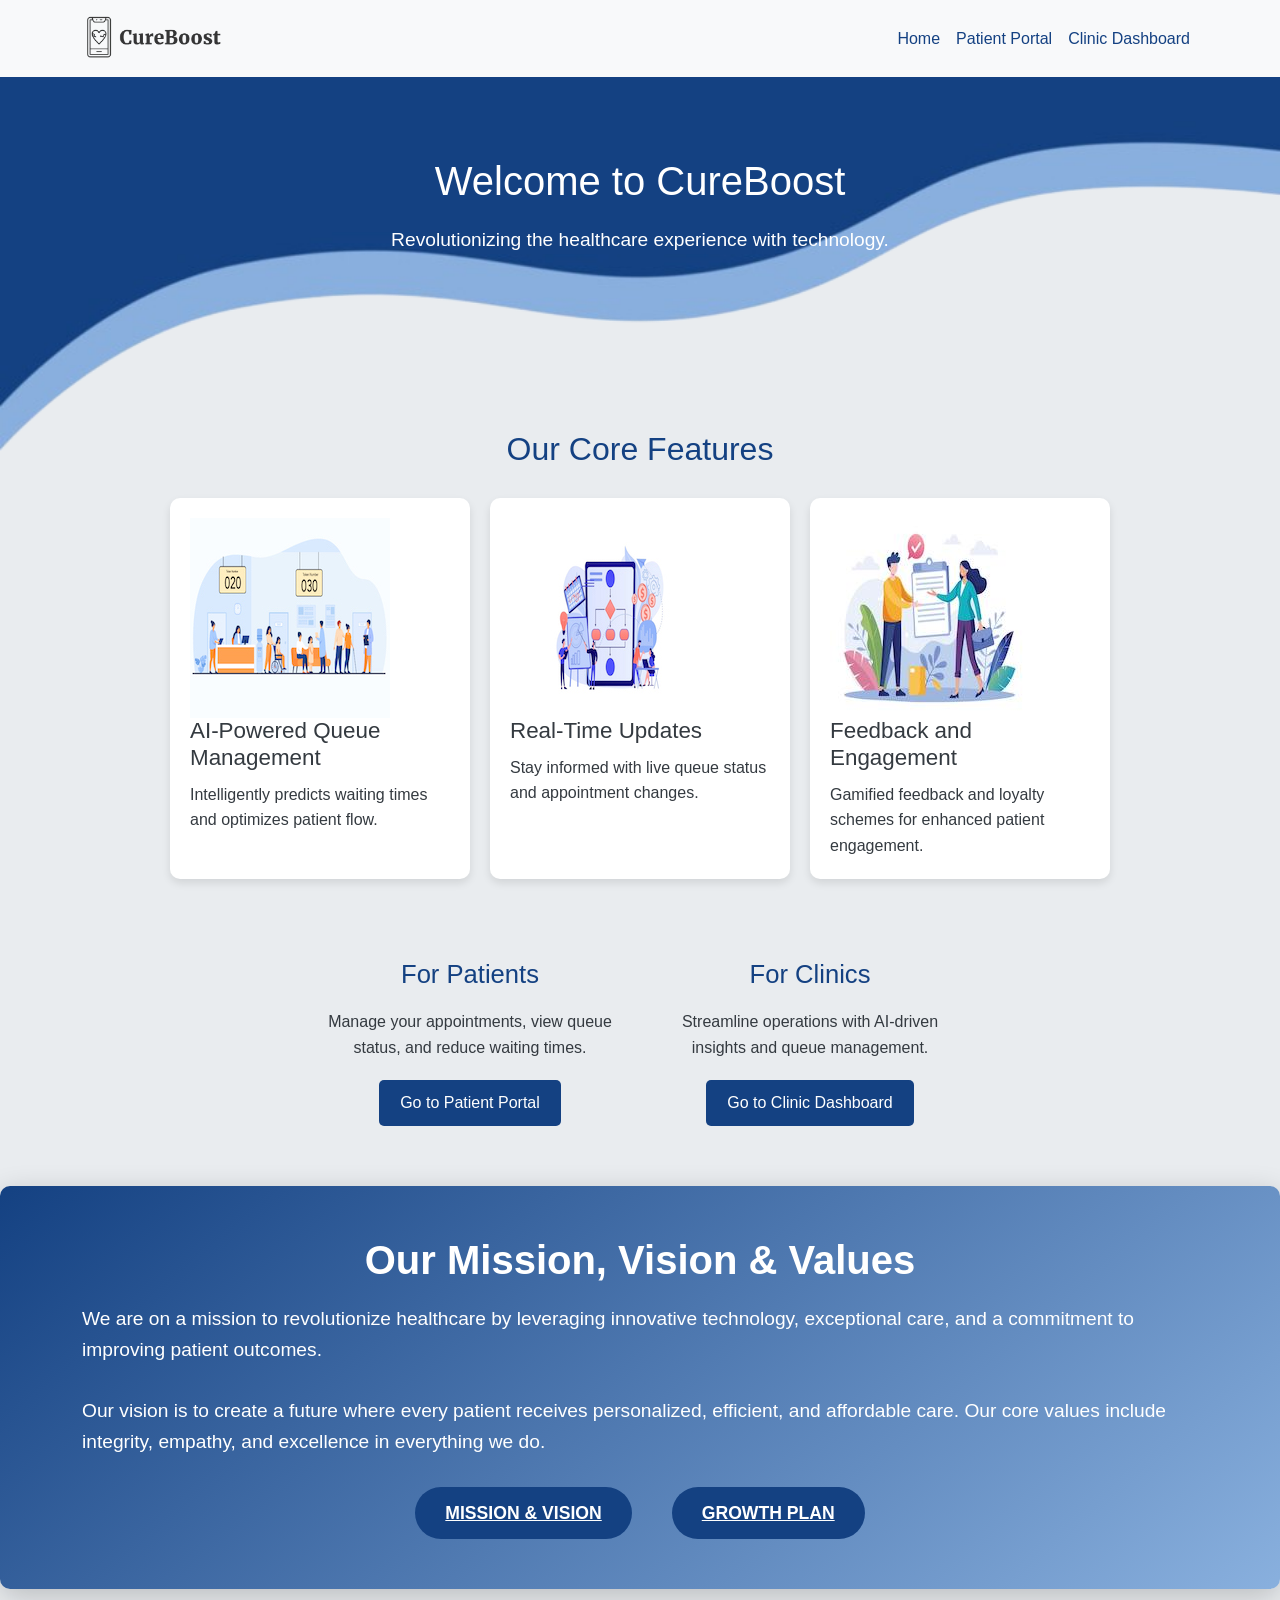
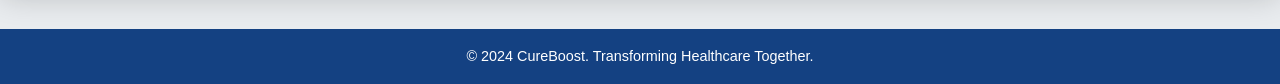
<file: index.html>
<!DOCTYPE html>
<html lang="en">
<head>
  <meta charset="UTF-8">
  <meta name="viewport" content="width=device-width, initial-scale=1.0">
  <title>CureBoost - Transforming Healthcare</title>
  <link rel="stylesheet" href="https://cdn.jsdelivr.net/npm/bootstrap@5.3.0/dist/css/bootstrap.min.css">
  <link rel="stylesheet" href="assets/css/style.css">
  <link rel="stylesheet" href="https://cdnjs.cloudflare.com/ajax/libs/font-awesome/6.0.0-beta3/css/all.min.css">

  <style>
    /* Custom Section Styles */
    .highlight-section {
      background: linear-gradient(140deg, #144182, #89b0de);
      color: white;
      padding: 50px 0;
      border-radius: 10px;
      box-shadow: 0 8px 30px rgba(0, 0, 0, 0.2);
      margin-bottom: 40px;
      transition: all 0.3s ease;
    }

    .highlight-section:hover {
      transform: translateY(-10px);
      box-shadow: 0 12px 40px rgba(0, 0, 0, 0.3);
    }

    .highlight-section h2 {
      font-size: 2.5rem;
      font-weight: bold;
      margin-bottom: 20px;
    }

    .highlight-section p {
      font-size: 1.2rem;
      line-height: 1.6;
      margin-bottom: 30px;
    }

    .btn-custom {
      background-color: #144182;
      border: none;
      padding: 12px 30px;
      font-size: 1.1rem;
      color: white;
      font-weight: bold;
      text-transform: uppercase;
      border-radius: 50px;
      transition: background-color 0.3s ease;
      margin: 0 10px;
    }

    .btn-custom:hover {
      background-color: #e67e22;
      text-decoration: none;
    }

    .text-center-custom {
      text-align: center;
    }

    /* Container for Buttons */
    .btn-container {
      display: flex;
      justify-content: center;
      gap: 20px;
      margin-top: 20px;
    }
  </style>

</head>
<body>
  <!-- Navbar -->
  <header class="navbar navbar-expand-lg navbar-light bg-light">
    <div class="container">
      <a class="navbar-brand" href="index.html">
        <img src="assets/logo.png" class="logo">
      </a>
      <button class="navbar-toggler" type="button" data-bs-toggle="collapse" data-bs-target="#navbarNav">
        <span class="navbar-toggler-icon"></span>
      </button>
      <div class="collapse navbar-collapse" id="navbarNav">
        <ul class="navbar-nav ms-auto">
          <li class="nav-item"><a class="nav-link" href="index.html">Home</a></li>
          <li class="nav-item"><a class="nav-link" href="patient.html">Patient Portal</a></li>
          <li class="nav-item"><a class="nav-link" href="admin.html">Clinic Dashboard</a></li>
        </ul>
      </div>
    </div>
  </header>

  <!-- Hero Section -->
  <header class="hero">
    <h1>Welcome to CureBoost</h1>
    <p>Revolutionizing the healthcare experience with technology.</p>
    <img src="assets/header_r.png" alt="Wave Design" class="wave">
    <!-- <img src="assets/header.jpg" alt="Wave Design" class="wave"> -->
  </header>
  
  <!-- Features Section -->
  <section id="features" class="features">
    <h2>Our Core Features</h2>
    <div class="feature-cards">
      <div class="feature-card">
        <img src="assets/q.jpg" alt="AI Queue" class="feature-image">
        <h3>AI-Powered Queue Management</h3>
        <p>Intelligently predicts waiting times and optimizes patient flow.</p>
      </div>
      <div class="feature-card">
        <img src="assets/real.jpg" alt="Real-Time Updates" class="feature-image">
        <h3>Real-Time Updates</h3>
        <p>Stay informed with live queue status and appointment changes.</p>
      </div>
      <div class="feature-card">
        <img src="assets/feed.jpg" alt="Feedback System" class="feature-image">
        <h3>Feedback and Engagement</h3>
        <p>Gamified feedback and loyalty schemes for enhanced patient engagement.</p>
      </div>
    </div>
  </section>
  
  <!-- Portal Section -->
  <section class="portal">
    <div class="portal-section">
      <!-- <img src="assets/patient-portal.png" alt="Patient Portal" class="portal-image"> -->
      <h2>For Patients</h2>
      <p>Manage your appointments, view queue status, and reduce waiting times.</p>
      <a href="patient.html" class="btn">Go to Patient Portal</a>
    </div>
    <div class="portal-section">
      <!-- <img src="assets/clinic-dashboard.png" alt="Clinic Dashboard" class="portal-image"> -->
      <h2>For Clinics</h2>
      <p>Streamline operations with AI-driven insights and queue management.</p>
      <a href="admin.html" class="btn">Go to Clinic Dashboard</a>
    </div>
  </section>

  <!-- Mission, Vision, and Values Section -->
  <section class="highlight-section">
    <div class="container">
      <h2 class="text-center-custom">Our Mission, Vision & Values</h2>
      <p>We are on a mission to revolutionize healthcare by leveraging innovative technology, exceptional care, and a commitment to improving patient outcomes.</p>
      <p>Our vision is to create a future where every patient receives personalized, efficient, and affordable care. Our core values include integrity, empathy, and excellence in everything we do.</p>
      <div class="btn-container">
        <a href="mission.html" class="btn-custom">Mission & Vision</a>
        <a href="plan.html" class="btn-custom">Growth Plan</a>
      </div>
    </div>
  </section>

  <!-- Footer -->
  <footer class="bg-dark text-white py-3">
    <div class="container text-center">
      <p>&copy; 2024 CureBoost. Transforming Healthcare Together.</p>
    </div>
  </footer>

  <script src="https://cdn.jsdelivr.net/npm/bootstrap@5.3.0/dist/js/bootstrap.bundle.min.js"></script>
  <script>
    function scrollToSection(sectionId) {
      document.getElementById(sectionId).scrollIntoView({ behavior: 'smooth' });
    }
  </script>
</body>
</html>
</file>
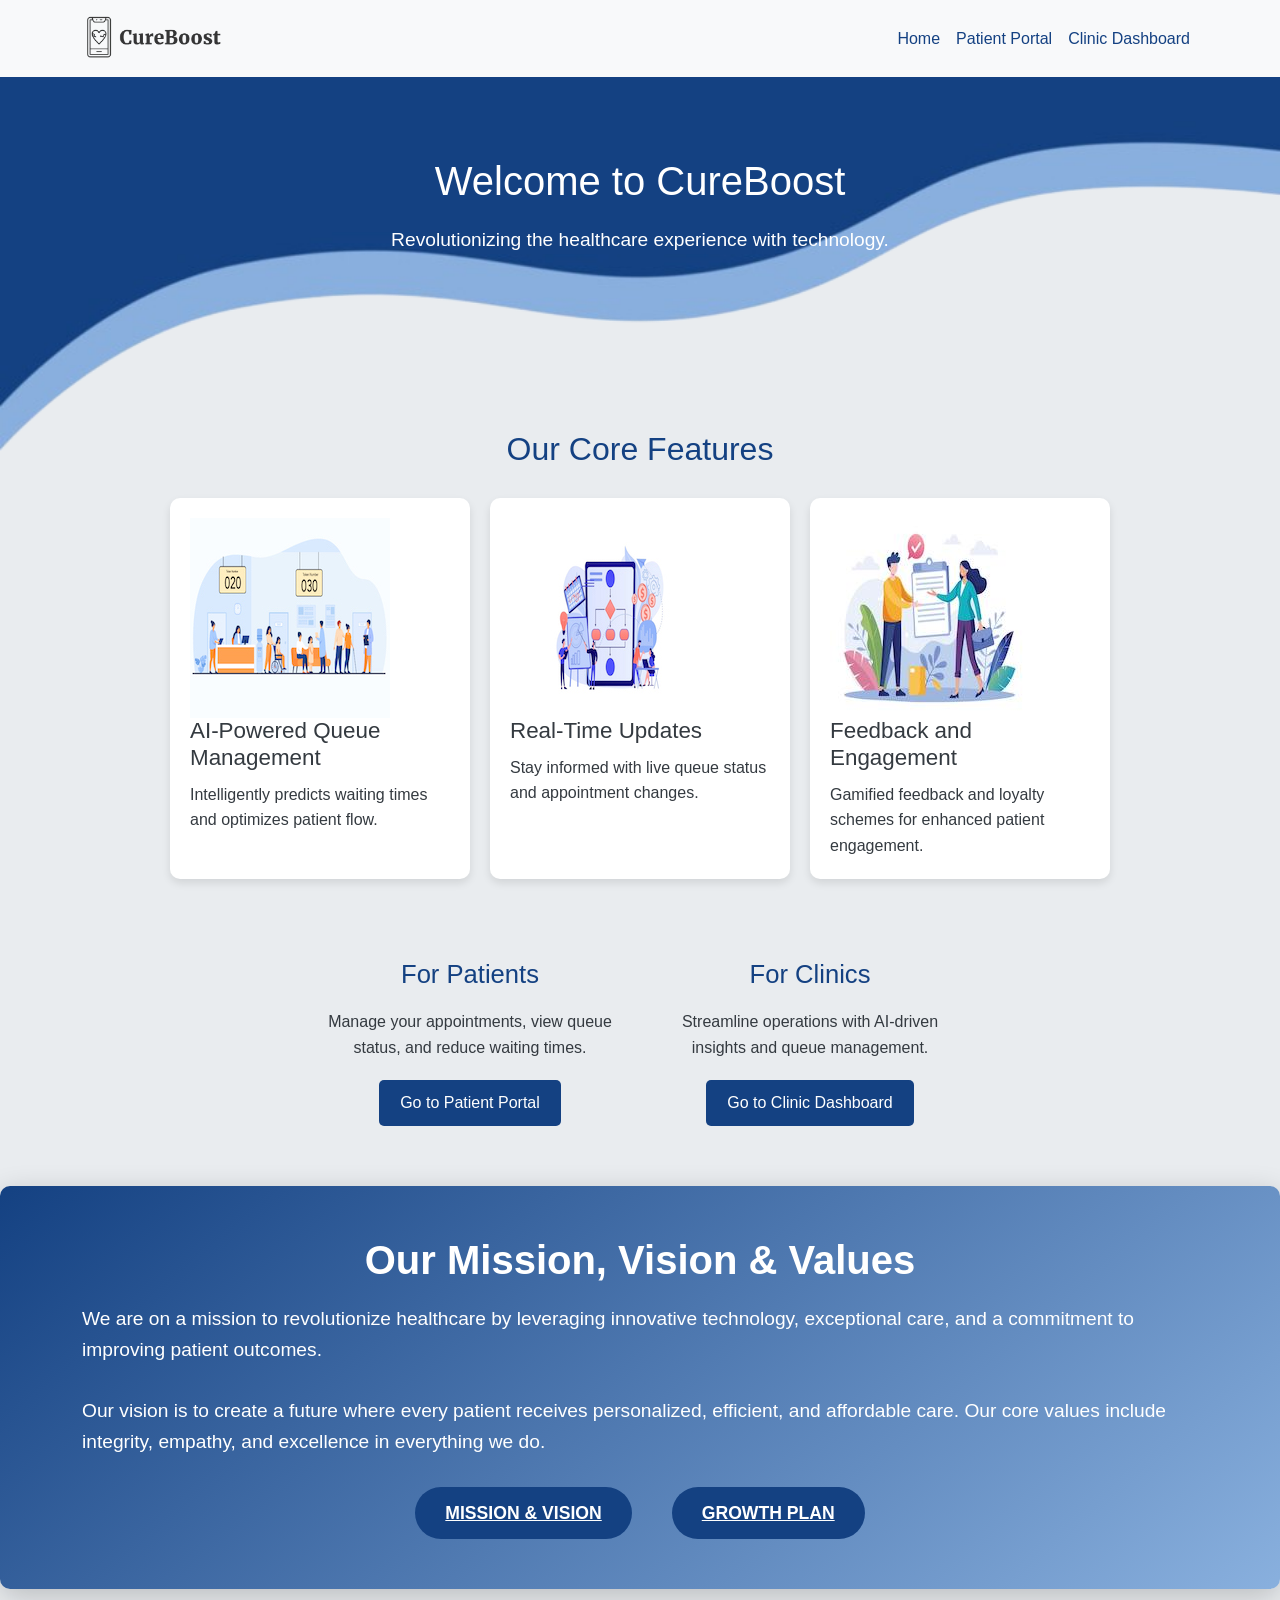
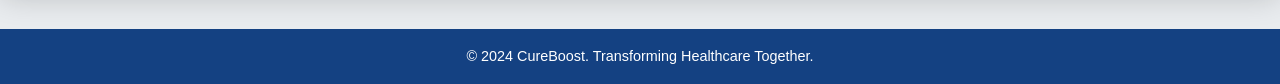
<file: cureboost/index.html>
<!DOCTYPE html>
<html lang="en">
<head>
  <meta charset="UTF-8">
  <meta name="viewport" content="width=device-width, initial-scale=1.0">
  <title>CureBoost - Transforming Healthcare</title>
  <link rel="stylesheet" href="https://cdn.jsdelivr.net/npm/bootstrap@5.3.0/dist/css/bootstrap.min.css">
  <link rel="stylesheet" href="style.css">
  <link rel="stylesheet" href="https://cdnjs.cloudflare.com/ajax/libs/font-awesome/6.0.0-beta3/css/all.min.css">

  <style>
    /* Custom Section Styles */
    .highlight-section {
      background: linear-gradient(140deg, #144182, #89b0de);
      color: white;
      padding: 50px 0;
      border-radius: 10px;
      box-shadow: 0 8px 30px rgba(0, 0, 0, 0.2);
      margin-bottom: 40px;
      transition: all 0.3s ease;
    }

    .highlight-section:hover {
      transform: translateY(-10px);
      box-shadow: 0 12px 40px rgba(0, 0, 0, 0.3);
    }

    .highlight-section h2 {
      font-size: 2.5rem;
      font-weight: bold;
      margin-bottom: 20px;
    }

    .highlight-section p {
      font-size: 1.2rem;
      line-height: 1.6;
      margin-bottom: 30px;
    }

    .btn-custom {
      background-color: #144182;
      border: none;
      padding: 12px 30px;
      font-size: 1.1rem;
      color: white;
      font-weight: bold;
      text-transform: uppercase;
      border-radius: 50px;
      transition: background-color 0.3s ease;
      margin: 0 10px;
    }

    .btn-custom:hover {
      background-color: #e67e22;
      text-decoration: none;
    }

    .text-center-custom {
      text-align: center;
    }

    /* Container for Buttons */
    .btn-container {
      display: flex;
      justify-content: center;
      gap: 20px;
      margin-top: 20px;
    }
  </style>

</head>
<body>
  <!-- Navbar -->
  <header class="navbar navbar-expand-lg navbar-light bg-light">
    <div class="container">
      <a class="navbar-brand" href="index.html">
        <img src="assets/logo.png" class="logo">
      </a>
      <button class="navbar-toggler" type="button" data-bs-toggle="collapse" data-bs-target="#navbarNav">
        <span class="navbar-toggler-icon"></span>
      </button>
      <div class="collapse navbar-collapse" id="navbarNav">
        <ul class="navbar-nav ms-auto">
          <li class="nav-item"><a class="nav-link" href="index.html">Home</a></li>
          <li class="nav-item"><a class="nav-link" href="patient.html">Patient Portal</a></li>
          <li class="nav-item"><a class="nav-link" href="admin.html">Clinic Dashboard</a></li>
        </ul>
      </div>
    </div>
  </header>

  <!-- Hero Section -->
  <header class="hero">
    <h1>Welcome to CureBoost</h1>
    <p>Revolutionizing the healthcare experience with technology.</p>
    <img src="assets/header_r.png" alt="Wave Design" class="wave">
    <!-- <img src="assets/header.jpg" alt="Wave Design" class="wave"> -->
  </header>
  
  <!-- Features Section -->
  <section id="features" class="features">
    <h2>Our Core Features</h2>
    <div class="feature-cards">
      <div class="feature-card">
        <img src="assets/q.jpg" alt="AI Queue" class="feature-image">
        <h3>AI-Powered Queue Management</h3>
        <p>Intelligently predicts waiting times and optimizes patient flow.</p>
      </div>
      <div class="feature-card">
        <img src="assets/real.jpg" alt="Real-Time Updates" class="feature-image">
        <h3>Real-Time Updates</h3>
        <p>Stay informed with live queue status and appointment changes.</p>
      </div>
      <div class="feature-card">
        <img src="assets/feed.jpg" alt="Feedback System" class="feature-image">
        <h3>Feedback and Engagement</h3>
        <p>Gamified feedback and loyalty schemes for enhanced patient engagement.</p>
      </div>
    </div>
  </section>
  
  <!-- Portal Section -->
  <section class="portal">
    <div class="portal-section">
      <!-- <img src="assets/patient-portal.png" alt="Patient Portal" class="portal-image"> -->
      <h2>For Patients</h2>
      <p>Manage your appointments, view queue status, and reduce waiting times.</p>
      <a href="patient.html" class="btn">Go to Patient Portal</a>
    </div>
    <div class="portal-section">
      <!-- <img src="assets/clinic-dashboard.png" alt="Clinic Dashboard" class="portal-image"> -->
      <h2>For Clinics</h2>
      <p>Streamline operations with AI-driven insights and queue management.</p>
      <a href="admin.html" class="btn">Go to Clinic Dashboard</a>
    </div>
  </section>

  <!-- Mission, Vision, and Values Section -->
  <section class="highlight-section">
    <div class="container">
      <h2 class="text-center-custom">Our Mission, Vision & Values</h2>
      <p>We are on a mission to revolutionize healthcare by leveraging innovative technology, exceptional care, and a commitment to improving patient outcomes.</p>
      <p>Our vision is to create a future where every patient receives personalized, efficient, and affordable care. Our core values include integrity, empathy, and excellence in everything we do.</p>
      <div class="btn-container">
        <a href="mission.html" class="btn-custom">Mission & Vision</a>
        <a href="plan.html" class="btn-custom">Growth Plan</a>
      </div>
    </div>
  </section>

  <!-- Footer -->
  <footer class="bg-dark text-white py-3">
    <div class="container text-center">
      <p>&copy; 2024 CureBoost. Transforming Healthcare Together.</p>
    </div>
  </footer>

  <script src="https://cdn.jsdelivr.net/npm/bootstrap@5.3.0/dist/js/bootstrap.bundle.min.js"></script>
  <script>
    function scrollToSection(sectionId) {
      document.getElementById(sectionId).scrollIntoView({ behavior: 'smooth' });
    }
  </script>
</body>
</html>
</file>
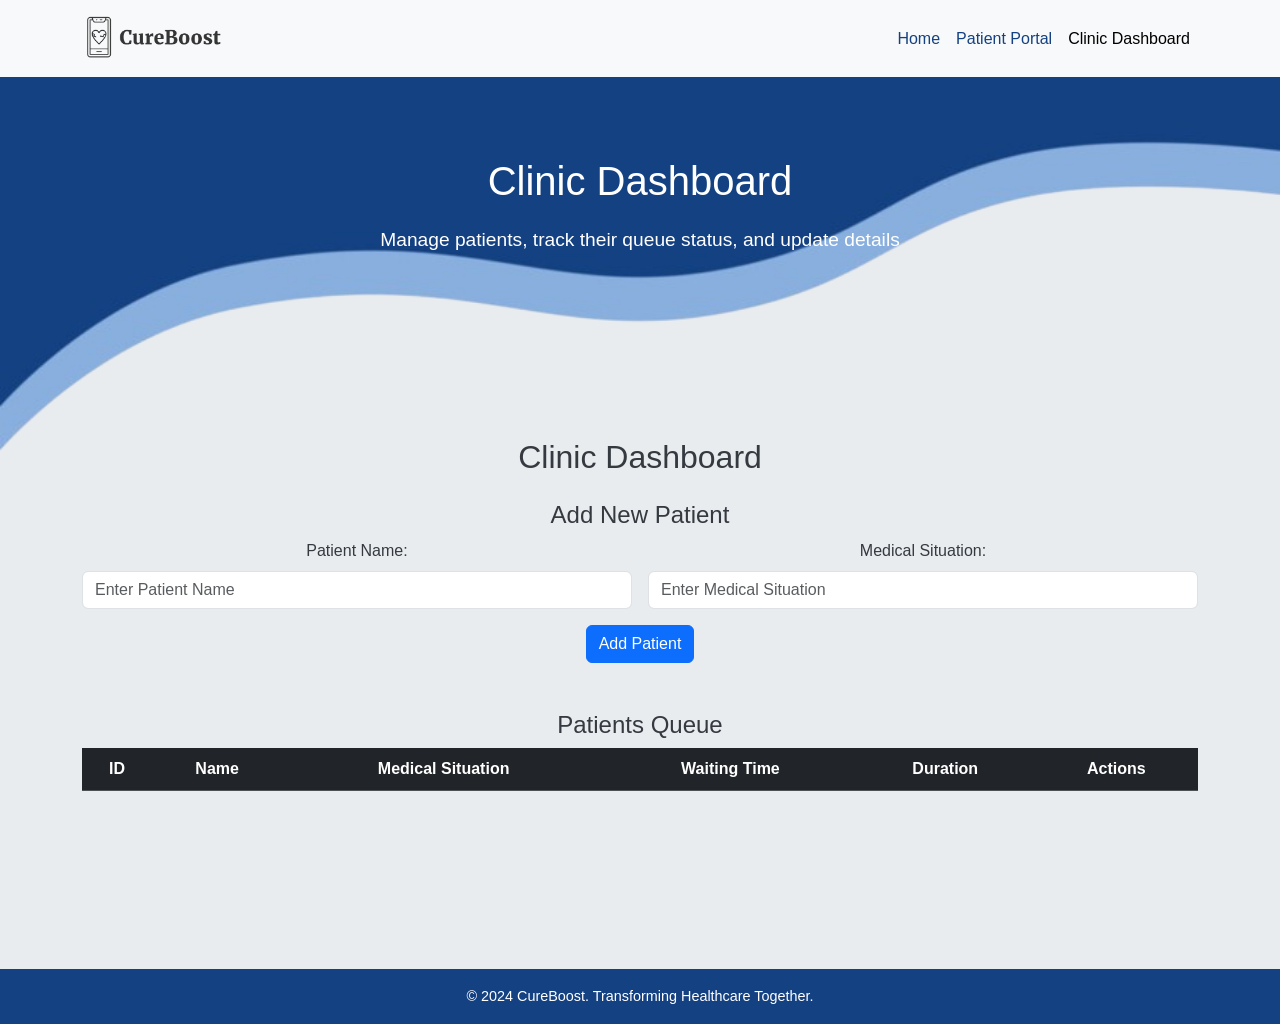
<file: admin.html>
<!-- <!DOCTYPE html>
<html lang="en">
<head>
  <meta charset="UTF-8">
  <meta name="viewport" content="width=device-width, initial-scale=1.0">
  <title>Admin Page</title>
  <script src="admin.js" defer></script>
</head>
<body>
  <h1>Admin Page</h1>
  <h2>Queue</h2>
  <table border="1" id="queueTable">
    <thead>
      <tr>
        <th>ID</th>
        <th>Name</th>
        <th>Waiting Time</th>
        <th>Duration</th>
        <th>Actions</th>
      </tr>
    </thead>
    <tbody></tbody>
  </table>

  <h2>Add a New Patient</h2>
  <div>
    <input type="text" id="newPatientName" placeholder="Patient Name">
    <input type="number" id="newPatientDuration" placeholder="Duration (mins)">
    <button onclick="addNewPatient()">Add Patient</button>
  </div>
</body>
</html> -->



<!-- <!DOCTYPE html>
<html lang="en">
<head>
  <meta charset="UTF-8">
  <meta name="viewport" content="width=device-width, initial-scale=1.0">
  <title>CureBoost Admin</title>
  <style>
    body {
      font-family: Arial, sans-serif;
      margin: 20px;
    }
    table {
      width: 100%;
      border-collapse: collapse;
    }
    table, th, td {
      border: 1px solid #ddd;
    }
    th, td {
      padding: 8px;
      text-align: left;
    }
    button {
      padding: 5px 10px;
      cursor: pointer;
    }
  </style>
</head>
<body>
  <h2>CureBoost Admin Page</h2>
  
  <h3>Add New Patient</h3>
  <form id="addPatientForm">
    <label for="patientName">Patient Name:</label>
    <input type="text" id="patientName" required><br><br>
    
    <label for="medicalSituation">medical situation (like "filling", "cleaning", "extraction"):</label>
    <input type="text" id="medicalSituation" required><br><br>
    
    <button type="submit">Add Patient</button>
  </form>

  <h3>Patients Queue</h3>
  <table>
    <thead>
      <tr>
        <th>ID</th>
        <th>Name</th>
        <th>Waiting Time</th>
        <th>Duration</th>
        <th>Actions</th>
      </tr>
    </thead>
    <tbody id="patientsTable">
   
    </tbody>
  </table>

  <script src="admin.js"></script>
</body>
</html> -->


<!-- <!DOCTYPE html>
<html lang="en">
<head>
  <meta charset="UTF-8">
  <meta name="viewport" content="width=device-width, initial-scale=1.0">
  <title>Clinic Dashboard</title>
  <link rel="stylesheet" href="https://cdn.jsdelivr.net/npm/bootstrap@5.3.0/dist/css/bootstrap.min.css">
  <link rel="stylesheet" href="assets/css/style.css">
</head>
<body>
  <header class="navbar navbar-expand-lg navbar-light bg-light">
    <div class="container">
      <a class="navbar-brand" href="index.html">CureBoost</a>
      <button class="navbar-toggler" type="button" data-bs-toggle="collapse" data-bs-target="#navbarNav" aria-controls="navbarNav" aria-expanded="false" aria-label="Toggle navigation">
        <span class="navbar-toggler-icon"></span>
      </button>
      <div class="collapse navbar-collapse" id="navbarNav">
        <ul class="navbar-nav ms-auto">
          <li class="nav-item"><a class="nav-link" href="index.html">Home</a></li>
          <li class="nav-item"><a class="nav-link" href="patient.html">Patient Portal</a></li>
          <li class="nav-item"><a class="nav-link active" href="admin.html">Clinic Dashboard</a></li>
        </ul>
      </div>
    </div>
  </header>

  <div class="container my-5">
    <h2 class="text-center mb-4">Clinic Dashboard</h2>

    <div class="mb-5">
      <h4>Add New Patient</h4>
      <form id="addPatientForm" class="row g-3">
        <div class="col-md-6">
          <label for="patientName" class="form-label">Patient Name:</label>
          <input type="text" id="patientName" class="form-control" placeholder="Enter Patient Name" required>
        </div>
        <div class="col-md-6">
          <label for="medicalSituation" class="form-label">Medical Situation:</label>
          <input type="text" id="medicalSituation" class="form-control" placeholder="Enter Medical Situation" required>
        </div>
        <div class="col-12">
          <button type="submit" class="btn btn-primary">Add Patient</button>
        </div>
      </form>
    </div>

    <div>
      <h4>Patients Queue</h4>
      <table class="table table-striped">
        <thead class="table-dark">
          <tr>
            <th>ID</th>
            <th>Name</th>
            <th>Medical Situation</th>
            <th>Waiting Time</th>
            <th>Duration</th>
            <th>Actions</th>
          </tr>
        </thead>
        <tbody id="patientsTable">
        </tbody>
      </table>
    </div>
  </div>

  <footer class="bg-dark text-white text-center py-3">
    <p>&copy; 2024 CureBoost. Transforming Healthcare Together.</p>
  </footer>

  <script src="https://cdn.jsdelivr.net/npm/bootstrap@5.3.0/dist/js/bootstrap.bundle.min.js"></script>
  <script src="admin.js"></script>
</body>
</html> -->


<!DOCTYPE html>
<html lang="en">
<head>
  <meta charset="UTF-8">
  <meta name="viewport" content="width=device-width, initial-scale=1.0">
  <title>Clinic Dashboard</title>
  <link rel="stylesheet" href="https://cdn.jsdelivr.net/npm/bootstrap@5.3.0/dist/css/bootstrap.min.css">
  <link rel="stylesheet" href="assets/css/style.css">
  <style>
    /* Center the dashboard content */
    .centered-container {
      display: flex;
      justify-content: center;
      align-items: center;
      flex-direction: column;
      height: 77vh; /* Adjust height for hero spacing */
    }
  </style>
</head>
<body>
  <!-- Header -->
  <header class="navbar navbar-expand-lg navbar-light bg-light">
    <div class="container">
      <a class="navbar-brand" href="index.html">
        <img src="assets/logo.png" class="logo">
      </a>
      <button class="navbar-toggler" type="button" data-bs-toggle="collapse" data-bs-target="#navbarNav" aria-controls="navbarNav" aria-expanded="false" aria-label="Toggle navigation">
        <span class="navbar-toggler-icon"></span>
      </button>
      <div class="collapse navbar-collapse" id="navbarNav">
        <ul class="navbar-nav ms-auto">
          <li class="nav-item"><a class="nav-link" href="index.html">Home</a></li>
          <li class="nav-item"><a class="nav-link" href="patient.html">Patient Portal</a></li>
          <li class="nav-item"><a class="nav-link active" href="admin.html">Clinic Dashboard</a></li>
        </ul>
      </div>
    </div>
  </header>

  <!-- Hero Section -->
  <header class="hero">
    <h1>Clinic Dashboard</h1>
    <p>Manage patients, track their queue status, and update details</p>
    <img src="assets/header_r.png" alt="Wave Design" class="wave">
  </header>

  <!-- Main Content -->
  <div class="centered-container">
    <div class="container text-center">
      <h2 class="mb-4">Clinic Dashboard</h2>

      <!-- Add New Patient Form -->
      <div class="mb-5">
        <h4>Add New Patient</h4>
        <form id="addPatientForm" class="row g-3">
          <div class="col-md-6">
            <label for="patientName" class="form-label">Patient Name:</label>
            <input type="text" id="patientName" class="form-control" placeholder="Enter Patient Name" required>
          </div>
          <div class="col-md-6">
            <label for="medicalSituation" class="form-label">Medical Situation:</label>
            <input type="text" id="medicalSituation" class="form-control" placeholder="Enter Medical Situation" required>
          </div>
          <div class="col-12">
            <button type="submit" class="btn btn-primary">Add Patient</button>
          </div>
        </form>
      </div>

      <!-- Patients Queue Table -->
      <div>
        <h4>Patients Queue</h4>
        <table class="table table-striped">
          <thead class="table-dark">
            <tr>
              <th>ID</th>
              <th>Name</th>
              <th>Medical Situation</th>
              <th>Waiting Time</th>
              <th>Duration</th>
              <th>Actions</th>
            </tr>
          </thead>
          <tbody id="patientsTable">
            <!-- Rows will be dynamically populated -->
          </tbody>
        </table>
      </div>
    </div>
  </div>

  <!-- Footer -->
  <footer class="bg-dark text-white text-center py-3">
    <p>&copy; 2024 CureBoost. Transforming Healthcare Together.</p>
  </footer>

  <script src="https://cdn.jsdelivr.net/npm/bootstrap@5.3.0/dist/js/bootstrap.bundle.min.js"></script>
  <script src="admin.js"></script>
</body>
</html>
</file>
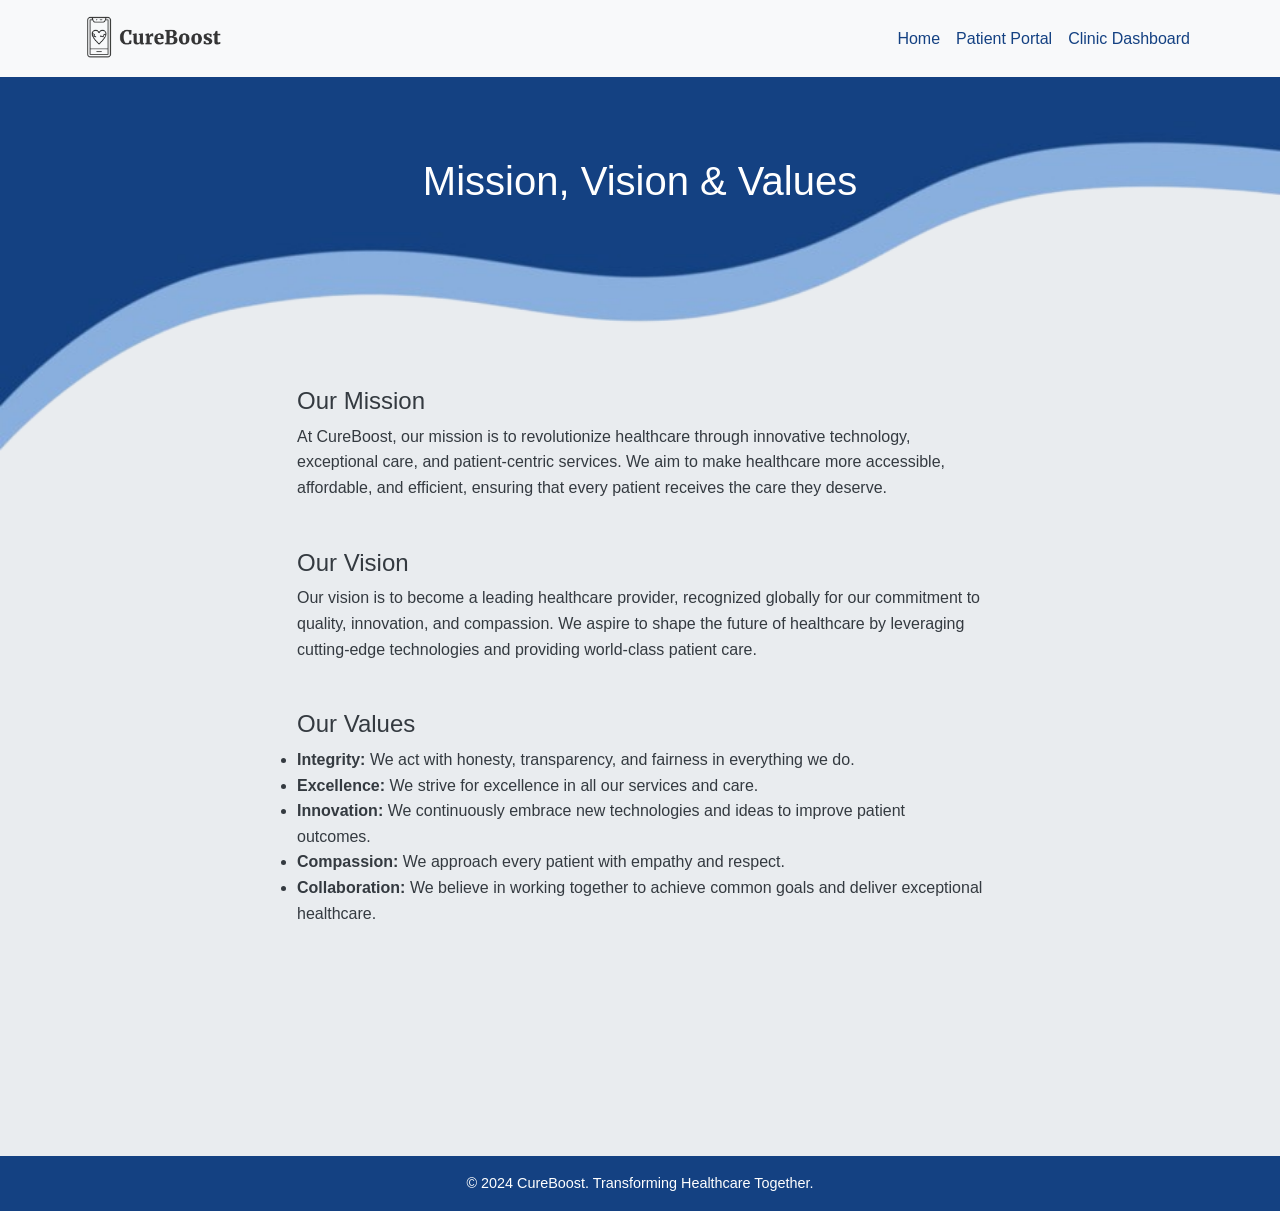
<file: mission.html>
<!DOCTYPE html>
<html lang="en">
<head>
  <meta charset="UTF-8">
  <meta name="viewport" content="width=device-width, initial-scale=1.0">
  <title>Mission, Vision & Values | CureBoost</title>
  <link rel="stylesheet" href="https://cdn.jsdelivr.net/npm/bootstrap@5.3.0/dist/css/bootstrap.min.css">
  <link rel="stylesheet" href="assets/css/style.css">
  <style>
    .main{
        margin: 11% 20%;
        padding: 41px;
    }
  </style>
</head>
<body>
  <!-- Header -->
  <header class="navbar navbar-expand-lg navbar-light bg-light">
    <div class="container">
      <a class="navbar-brand" href="index.html">
        <img src="assets/logo.png" class="logo">
      </a>
      <button class="navbar-toggler" type="button" data-bs-toggle="collapse" data-bs-target="#navbarNav" aria-controls="navbarNav" aria-expanded="false" aria-label="Toggle navigation">
        <span class="navbar-toggler-icon"></span>
      </button>
      <div class="collapse navbar-collapse" id="navbarNav">
        <ul class="navbar-nav ms-auto">
          <li class="nav-item"><a class="nav-link" href="index.html">Home</a></li>
          <li class="nav-item"><a class="nav-link" href="patient.html">Patient Portal</a></li>
          <li class="nav-item"><a class="nav-link" href="admin.html">Clinic Dashboard</a></li>
        </ul>
      </div>
    </div>
  </header>

  <header class="hero">
    <h1>Mission, Vision & Values</h1>
    <img src="assets/header_r.png" alt="Wave Design" class="wave">
  </header>

  <!-- Main Section -->
  <div class="main">
    <!-- <h2 class="text-center mb-4">Mission, Vision & Values</h2> -->
    <section id="mission" class="mb-5">
      <h4>Our Mission</h4>
      <p>At CureBoost, our mission is to revolutionize healthcare through innovative technology, exceptional care, and patient-centric services. We aim to make healthcare more accessible, affordable, and efficient, ensuring that every patient receives the care they deserve.</p>
    </section>

    <section id="vision" class="mb-5">
      <h4>Our Vision</h4>
      <p>Our vision is to become a leading healthcare provider, recognized globally for our commitment to quality, innovation, and compassion. We aspire to shape the future of healthcare by leveraging cutting-edge technologies and providing world-class patient care.</p>
    </section>

    <section id="values" class="mb-5">
      <h4>Our Values</h4>
      <ul>
        <li><strong>Integrity:</strong> We act with honesty, transparency, and fairness in everything we do.</li>
        <li><strong>Excellence:</strong> We strive for excellence in all our services and care.</li>
        <li><strong>Innovation:</strong> We continuously embrace new technologies and ideas to improve patient outcomes.</li>
        <li><strong>Compassion:</strong> We approach every patient with empathy and respect.</li>
        <li><strong>Collaboration:</strong> We believe in working together to achieve common goals and deliver exceptional healthcare.</li>
      </ul>
    </section>
  </div>

  <!-- Footer -->
  <footer class="bg-dark text-white text-center py-3">
    <p>&copy; 2024 CureBoost. Transforming Healthcare Together.</p>
  </footer>

  <script src="https://cdn.jsdelivr.net/npm/bootstrap@5.3.0/dist/js/bootstrap.bundle.min.js"></script>
</body>
</html>
</file>
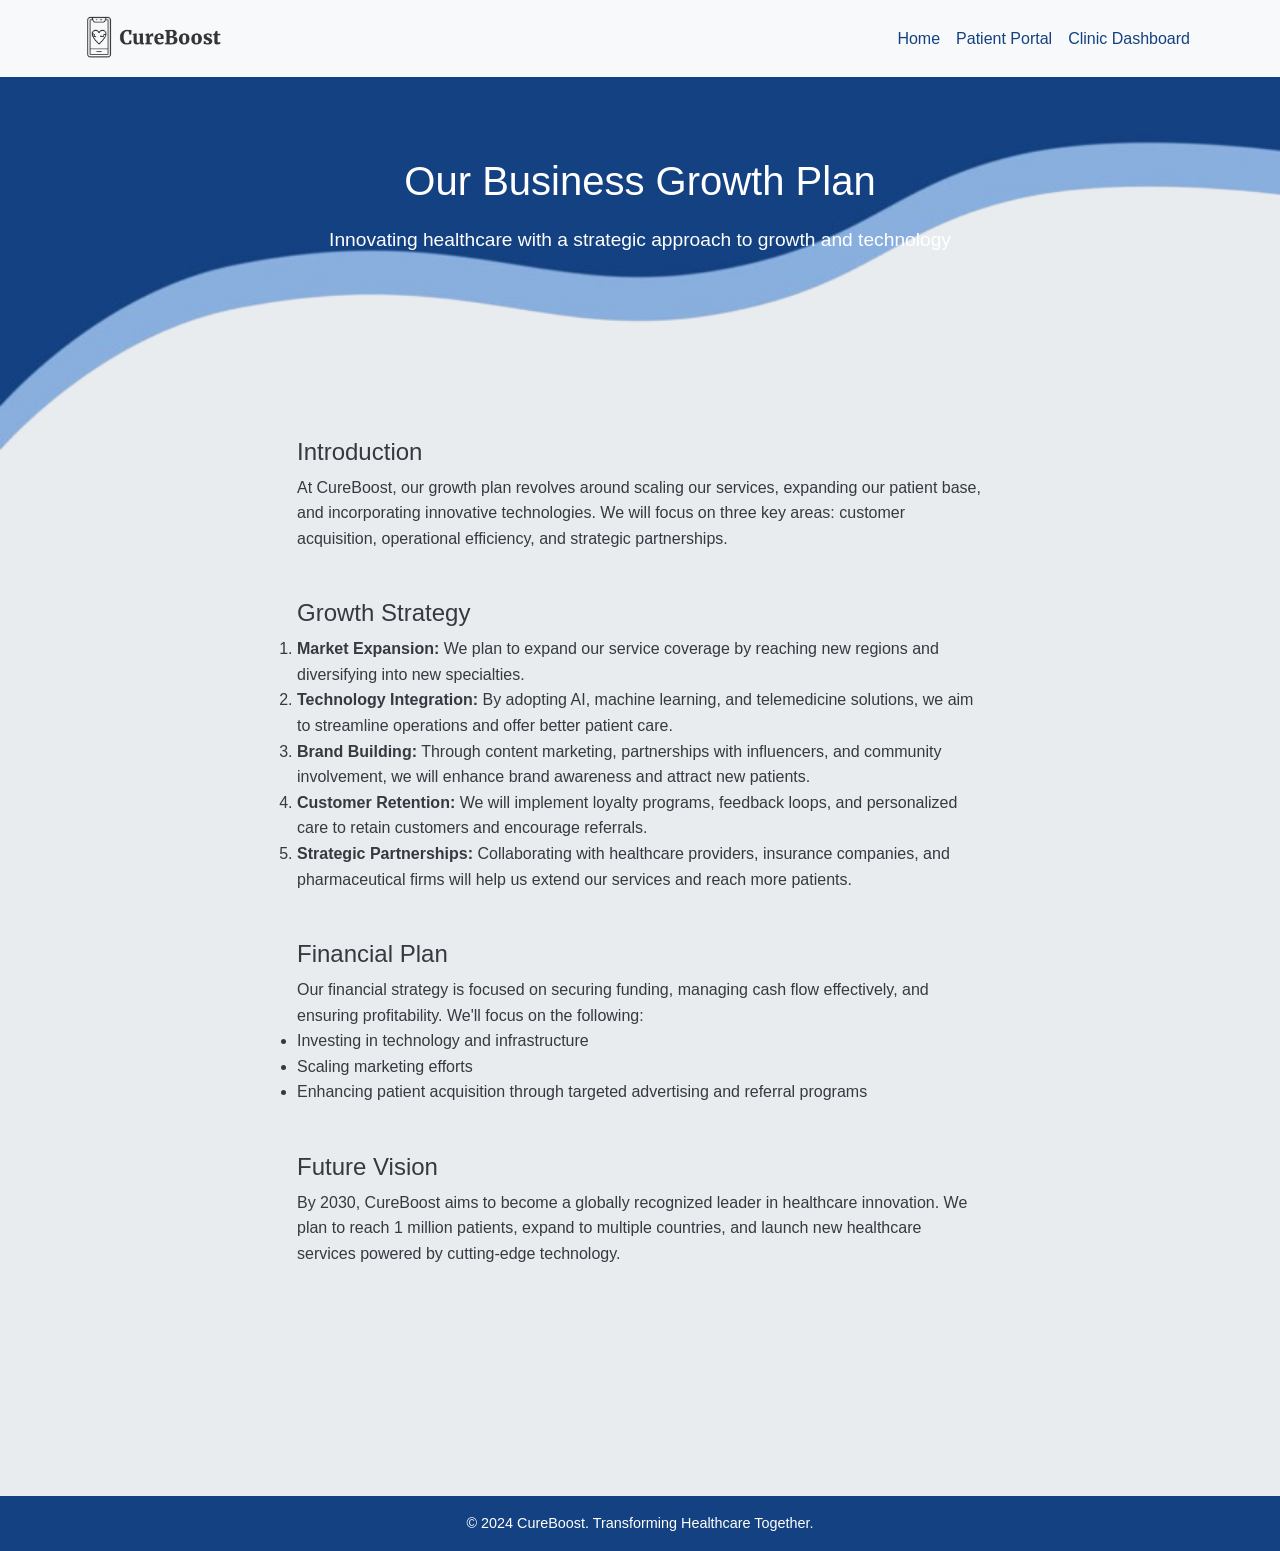
<file: plan.html>
<!DOCTYPE html>
<html lang="en">
<head>
  <meta charset="UTF-8">
  <meta name="viewport" content="width=device-width, initial-scale=1.0">
  <title>Business Growth Plan | CureBoost</title>
  <link rel="stylesheet" href="https://cdn.jsdelivr.net/npm/bootstrap@5.3.0/dist/css/bootstrap.min.css">
  <link rel="stylesheet" href="assets/css/style.css">

  <style>
    .main {
        margin: 11% 20%;
        padding: 41px;
    }
  </style>
</head>
<body>
  <!-- Header -->
  <header class="navbar navbar-expand-lg navbar-light bg-light">
    <div class="container">
      <a class="navbar-brand" href="index.html">
        <img src="assets/logo.png" class="logo">
      </a>
      <button class="navbar-toggler" type="button" data-bs-toggle="collapse" data-bs-target="#navbarNav" aria-controls="navbarNav" aria-expanded="false" aria-label="Toggle navigation">
        <span class="navbar-toggler-icon"></span>
      </button>
      <div class="collapse navbar-collapse" id="navbarNav">
        <ul class="navbar-nav ms-auto">
          <li class="nav-item"><a class="nav-link" href="index.html">Home</a></li>
          <li class="nav-item"><a class="nav-link" href="patient.html">Patient Portal</a></li>
          <li class="nav-item"><a class="nav-link" href="admin.html">Clinic Dashboard</a></li>
        </ul>
      </div>
    </div>
  </header>

  <header class="hero">
    <h1>Our Business Growth Plan</h1>
    <p>Innovating healthcare with a strategic approach to growth and technology</p>
    <img src="assets/header_r.png" alt="Wave Design" class="wave">
  </header>

  <!-- Main Section -->
  <div class="main">
    <section id="introduction" class="mb-5">
      <h4>Introduction</h4>
      <p>At CureBoost, our growth plan revolves around scaling our services, expanding our patient base, and incorporating innovative technologies. We will focus on three key areas: customer acquisition, operational efficiency, and strategic partnerships.</p>
    </section>

    <section id="strategy" class="mb-5">
      <h4>Growth Strategy</h4>
      <ol>
        <li><strong>Market Expansion:</strong> We plan to expand our service coverage by reaching new regions and diversifying into new specialties.</li>
        <li><strong>Technology Integration:</strong> By adopting AI, machine learning, and telemedicine solutions, we aim to streamline operations and offer better patient care.</li>
        <li><strong>Brand Building:</strong> Through content marketing, partnerships with influencers, and community involvement, we will enhance brand awareness and attract new patients.</li>
        <li><strong>Customer Retention:</strong> We will implement loyalty programs, feedback loops, and personalized care to retain customers and encourage referrals.</li>
        <li><strong>Strategic Partnerships:</strong> Collaborating with healthcare providers, insurance companies, and pharmaceutical firms will help us extend our services and reach more patients.</li>
      </ol>
    </section>

    <section id="financial-plan" class="mb-5">
      <h4>Financial Plan</h4>
      <p>Our financial strategy is focused on securing funding, managing cash flow effectively, and ensuring profitability. We'll focus on the following:
        <ul>
          <li>Investing in technology and infrastructure</li>
          <li>Scaling marketing efforts</li>
          <li>Enhancing patient acquisition through targeted advertising and referral programs</li>
        </ul>
      </p>
    </section>

    <section id="future-vision" class="mb-5">
      <h4>Future Vision</h4>
      <p>By 2030, CureBoost aims to become a globally recognized leader in healthcare innovation. We plan to reach 1 million patients, expand to multiple countries, and launch new healthcare services powered by cutting-edge technology.</p>
    </section>
  </div>

  <!-- Footer -->
  <footer class="bg-dark text-white text-center py-3">
    <p>&copy; 2024 CureBoost. Transforming Healthcare Together.</p>
  </footer>

  <script src="https://cdn.jsdelivr.net/npm/bootstrap@5.3.0/dist/js/bootstrap.bundle.min.js"></script>
</body>
</html>
</file>
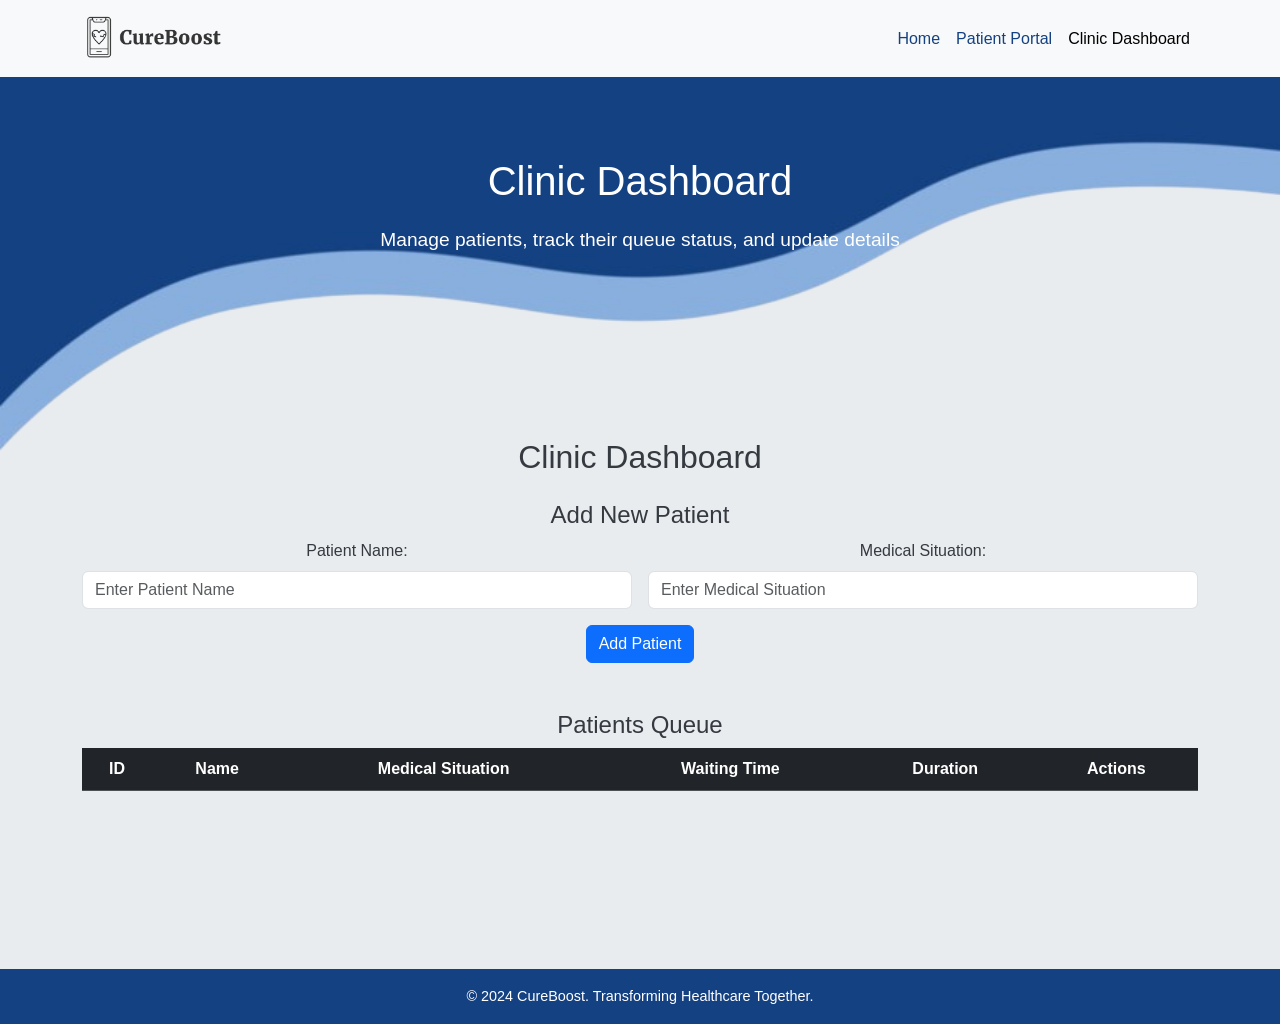
<file: cureboost/admin.html>
<!-- <!DOCTYPE html>
<html lang="en">
<head>
  <meta charset="UTF-8">
  <meta name="viewport" content="width=device-width, initial-scale=1.0">
  <title>Admin Page</title>
  <script src="admin.js" defer></script>
</head>
<body>
  <h1>Admin Page</h1>
  <h2>Queue</h2>
  <table border="1" id="queueTable">
    <thead>
      <tr>
        <th>ID</th>
        <th>Name</th>
        <th>Waiting Time</th>
        <th>Duration</th>
        <th>Actions</th>
      </tr>
    </thead>
    <tbody></tbody>
  </table>

  <h2>Add a New Patient</h2>
  <div>
    <input type="text" id="newPatientName" placeholder="Patient Name">
    <input type="number" id="newPatientDuration" placeholder="Duration (mins)">
    <button onclick="addNewPatient()">Add Patient</button>
  </div>
</body>
</html> -->



<!-- <!DOCTYPE html>
<html lang="en">
<head>
  <meta charset="UTF-8">
  <meta name="viewport" content="width=device-width, initial-scale=1.0">
  <title>CureBoost Admin</title>
  <style>
    body {
      font-family: Arial, sans-serif;
      margin: 20px;
    }
    table {
      width: 100%;
      border-collapse: collapse;
    }
    table, th, td {
      border: 1px solid #ddd;
    }
    th, td {
      padding: 8px;
      text-align: left;
    }
    button {
      padding: 5px 10px;
      cursor: pointer;
    }
  </style>
</head>
<body>
  <h2>CureBoost Admin Page</h2>
  
  <h3>Add New Patient</h3>
  <form id="addPatientForm">
    <label for="patientName">Patient Name:</label>
    <input type="text" id="patientName" required><br><br>
    
    <label for="medicalSituation">medical situation (like "filling", "cleaning", "extraction"):</label>
    <input type="text" id="medicalSituation" required><br><br>
    
    <button type="submit">Add Patient</button>
  </form>

  <h3>Patients Queue</h3>
  <table>
    <thead>
      <tr>
        <th>ID</th>
        <th>Name</th>
        <th>Waiting Time</th>
        <th>Duration</th>
        <th>Actions</th>
      </tr>
    </thead>
    <tbody id="patientsTable">
   
    </tbody>
  </table>

  <script src="admin.js"></script>
</body>
</html> -->


<!-- <!DOCTYPE html>
<html lang="en">
<head>
  <meta charset="UTF-8">
  <meta name="viewport" content="width=device-width, initial-scale=1.0">
  <title>Clinic Dashboard</title>
  <link rel="stylesheet" href="https://cdn.jsdelivr.net/npm/bootstrap@5.3.0/dist/css/bootstrap.min.css">
  <link rel="stylesheet" href="style.css">
</head>
<body>
  <header class="navbar navbar-expand-lg navbar-light bg-light">
    <div class="container">
      <a class="navbar-brand" href="index.html">CureBoost</a>
      <button class="navbar-toggler" type="button" data-bs-toggle="collapse" data-bs-target="#navbarNav" aria-controls="navbarNav" aria-expanded="false" aria-label="Toggle navigation">
        <span class="navbar-toggler-icon"></span>
      </button>
      <div class="collapse navbar-collapse" id="navbarNav">
        <ul class="navbar-nav ms-auto">
          <li class="nav-item"><a class="nav-link" href="index.html">Home</a></li>
          <li class="nav-item"><a class="nav-link" href="patient.html">Patient Portal</a></li>
          <li class="nav-item"><a class="nav-link active" href="admin.html">Clinic Dashboard</a></li>
        </ul>
      </div>
    </div>
  </header>

  <div class="container my-5">
    <h2 class="text-center mb-4">Clinic Dashboard</h2>

    <div class="mb-5">
      <h4>Add New Patient</h4>
      <form id="addPatientForm" class="row g-3">
        <div class="col-md-6">
          <label for="patientName" class="form-label">Patient Name:</label>
          <input type="text" id="patientName" class="form-control" placeholder="Enter Patient Name" required>
        </div>
        <div class="col-md-6">
          <label for="medicalSituation" class="form-label">Medical Situation:</label>
          <input type="text" id="medicalSituation" class="form-control" placeholder="Enter Medical Situation" required>
        </div>
        <div class="col-12">
          <button type="submit" class="btn btn-primary">Add Patient</button>
        </div>
      </form>
    </div>

    <div>
      <h4>Patients Queue</h4>
      <table class="table table-striped">
        <thead class="table-dark">
          <tr>
            <th>ID</th>
            <th>Name</th>
            <th>Medical Situation</th>
            <th>Waiting Time</th>
            <th>Duration</th>
            <th>Actions</th>
          </tr>
        </thead>
        <tbody id="patientsTable">
        </tbody>
      </table>
    </div>
  </div>

  <footer class="bg-dark text-white text-center py-3">
    <p>&copy; 2024 CureBoost. Transforming Healthcare Together.</p>
  </footer>

  <script src="https://cdn.jsdelivr.net/npm/bootstrap@5.3.0/dist/js/bootstrap.bundle.min.js"></script>
  <script src="admin.js"></script>
</body>
</html> -->


<!DOCTYPE html>
<html lang="en">
<head>
  <meta charset="UTF-8">
  <meta name="viewport" content="width=device-width, initial-scale=1.0">
  <title>Clinic Dashboard</title>
  <link rel="stylesheet" href="https://cdn.jsdelivr.net/npm/bootstrap@5.3.0/dist/css/bootstrap.min.css">
  <link rel="stylesheet" href="style.css">
  <style>
    /* Center the dashboard content */
    .centered-container {
      display: flex;
      justify-content: center;
      align-items: center;
      flex-direction: column;
      height: 77vh; /* Adjust height for hero spacing */
    }
  </style>
</head>
<body>
  <!-- Header -->
  <header class="navbar navbar-expand-lg navbar-light bg-light">
    <div class="container">
      <a class="navbar-brand" href="index.html">
        <img src="assets/logo.png" class="logo">
      </a>
      <button class="navbar-toggler" type="button" data-bs-toggle="collapse" data-bs-target="#navbarNav" aria-controls="navbarNav" aria-expanded="false" aria-label="Toggle navigation">
        <span class="navbar-toggler-icon"></span>
      </button>
      <div class="collapse navbar-collapse" id="navbarNav">
        <ul class="navbar-nav ms-auto">
          <li class="nav-item"><a class="nav-link" href="index.html">Home</a></li>
          <li class="nav-item"><a class="nav-link" href="patient.html">Patient Portal</a></li>
          <li class="nav-item"><a class="nav-link active" href="admin.html">Clinic Dashboard</a></li>
        </ul>
      </div>
    </div>
  </header>

  <!-- Hero Section -->
  <header class="hero">
    <h1>Clinic Dashboard</h1>
    <p>Manage patients, track their queue status, and update details</p>
    <img src="assets/header_r.png" alt="Wave Design" class="wave">
  </header>

  <!-- Main Content -->
  <div class="centered-container">
    <div class="container text-center">
      <h2 class="mb-4">Clinic Dashboard</h2>

      <!-- Add New Patient Form -->
      <div class="mb-5">
        <h4>Add New Patient</h4>
        <form id="addPatientForm" class="row g-3">
          <div class="col-md-6">
            <label for="patientName" class="form-label">Patient Name:</label>
            <input type="text" id="patientName" class="form-control" placeholder="Enter Patient Name" required>
          </div>
          <div class="col-md-6">
            <label for="medicalSituation" class="form-label">Medical Situation:</label>
            <input type="text" id="medicalSituation" class="form-control" placeholder="Enter Medical Situation" required>
          </div>
          <div class="col-12">
            <button type="submit" class="btn btn-primary">Add Patient</button>
          </div>
        </form>
      </div>

      <!-- Patients Queue Table -->
      <div>
        <h4>Patients Queue</h4>
        <table class="table table-striped">
          <thead class="table-dark">
            <tr>
              <th>ID</th>
              <th>Name</th>
              <th>Medical Situation</th>
              <th>Waiting Time</th>
              <th>Duration</th>
              <th>Actions</th>
            </tr>
          </thead>
          <tbody id="patientsTable">
            <!-- Rows will be dynamically populated -->
          </tbody>
        </table>
      </div>
    </div>
  </div>

  <!-- Footer -->
  <footer class="bg-dark text-white text-center py-3">
    <p>&copy; 2024 CureBoost. Transforming Healthcare Together.</p>
  </footer>

  <script src="https://cdn.jsdelivr.net/npm/bootstrap@5.3.0/dist/js/bootstrap.bundle.min.js"></script>
  <script src="admin.js"></script>
</body>
</html>
</file>
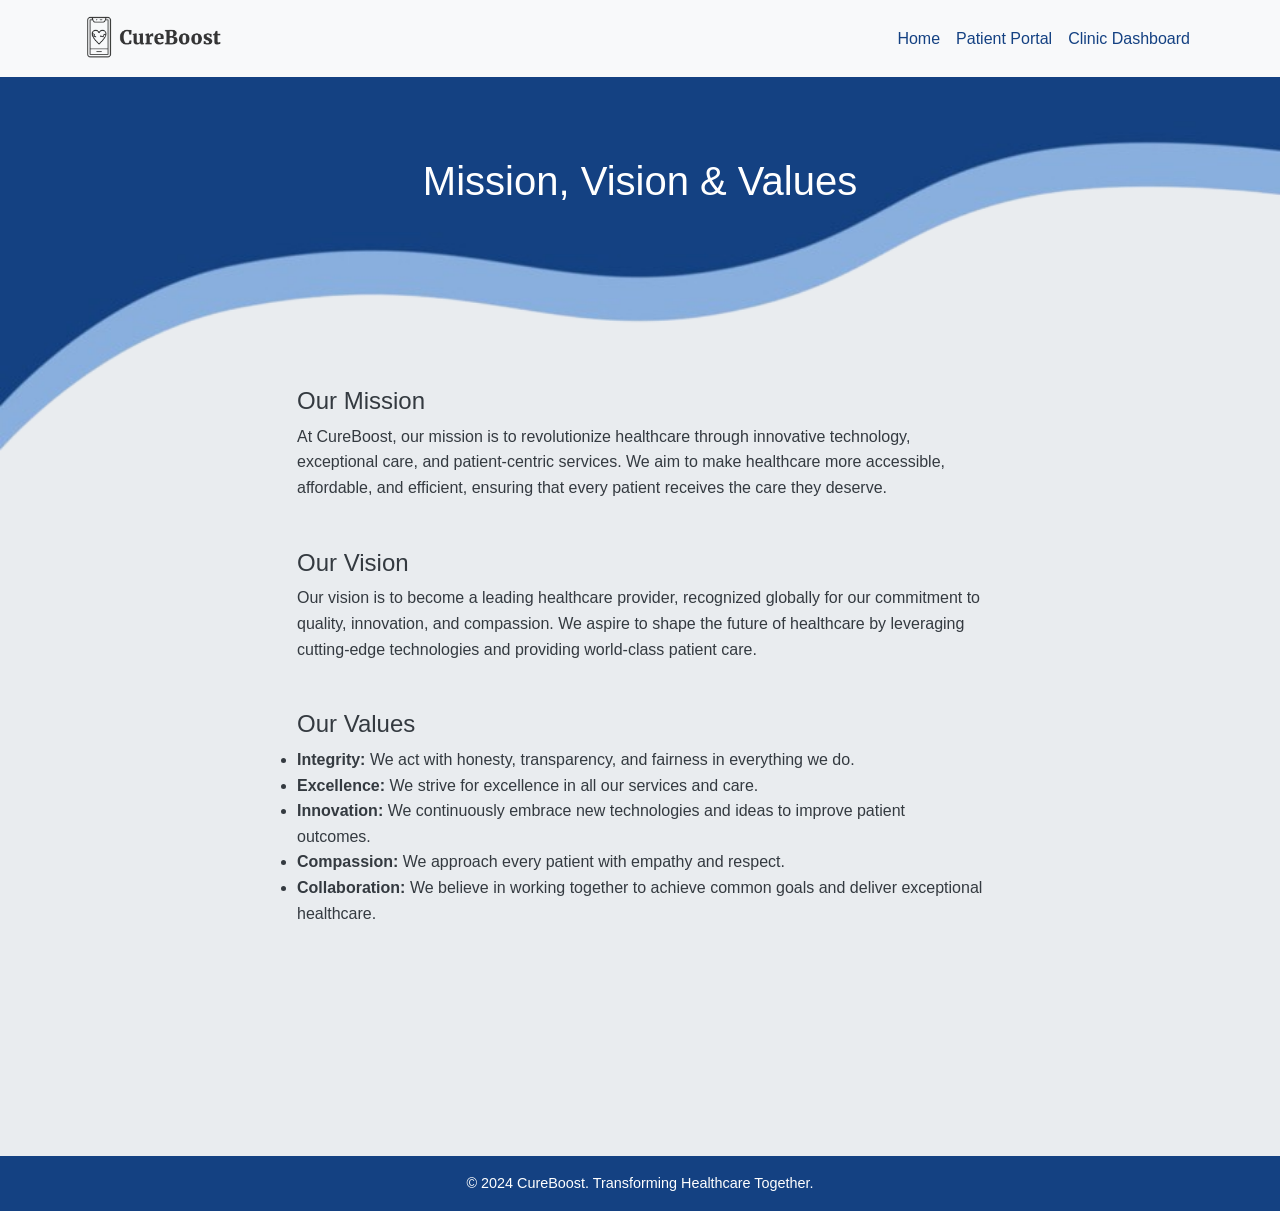
<file: cureboost/mission.html>
<!DOCTYPE html>
<html lang="en">
<head>
  <meta charset="UTF-8">
  <meta name="viewport" content="width=device-width, initial-scale=1.0">
  <title>Mission, Vision & Values | CureBoost</title>
  <link rel="stylesheet" href="https://cdn.jsdelivr.net/npm/bootstrap@5.3.0/dist/css/bootstrap.min.css">
  <link rel="stylesheet" href="style.css">
  <style>
    .main{
        margin: 11% 20%;
        padding: 41px;
    }
  </style>
</head>
<body>
  <!-- Header -->
  <header class="navbar navbar-expand-lg navbar-light bg-light">
    <div class="container">
      <a class="navbar-brand" href="index.html">
        <img src="assets/logo.png" class="logo">
      </a>
      <button class="navbar-toggler" type="button" data-bs-toggle="collapse" data-bs-target="#navbarNav" aria-controls="navbarNav" aria-expanded="false" aria-label="Toggle navigation">
        <span class="navbar-toggler-icon"></span>
      </button>
      <div class="collapse navbar-collapse" id="navbarNav">
        <ul class="navbar-nav ms-auto">
          <li class="nav-item"><a class="nav-link" href="index.html">Home</a></li>
          <li class="nav-item"><a class="nav-link" href="patient.html">Patient Portal</a></li>
          <li class="nav-item"><a class="nav-link" href="admin.html">Clinic Dashboard</a></li>
        </ul>
      </div>
    </div>
  </header>

  <header class="hero">
    <h1>Mission, Vision & Values</h1>
    <img src="assets/header_r.png" alt="Wave Design" class="wave">
  </header>

  <!-- Main Section -->
  <div class="main">
    <!-- <h2 class="text-center mb-4">Mission, Vision & Values</h2> -->
    <section id="mission" class="mb-5">
      <h4>Our Mission</h4>
      <p>At CureBoost, our mission is to revolutionize healthcare through innovative technology, exceptional care, and patient-centric services. We aim to make healthcare more accessible, affordable, and efficient, ensuring that every patient receives the care they deserve.</p>
    </section>

    <section id="vision" class="mb-5">
      <h4>Our Vision</h4>
      <p>Our vision is to become a leading healthcare provider, recognized globally for our commitment to quality, innovation, and compassion. We aspire to shape the future of healthcare by leveraging cutting-edge technologies and providing world-class patient care.</p>
    </section>

    <section id="values" class="mb-5">
      <h4>Our Values</h4>
      <ul>
        <li><strong>Integrity:</strong> We act with honesty, transparency, and fairness in everything we do.</li>
        <li><strong>Excellence:</strong> We strive for excellence in all our services and care.</li>
        <li><strong>Innovation:</strong> We continuously embrace new technologies and ideas to improve patient outcomes.</li>
        <li><strong>Compassion:</strong> We approach every patient with empathy and respect.</li>
        <li><strong>Collaboration:</strong> We believe in working together to achieve common goals and deliver exceptional healthcare.</li>
      </ul>
    </section>
  </div>

  <!-- Footer -->
  <footer class="bg-dark text-white text-center py-3">
    <p>&copy; 2024 CureBoost. Transforming Healthcare Together.</p>
  </footer>

  <script src="https://cdn.jsdelivr.net/npm/bootstrap@5.3.0/dist/js/bootstrap.bundle.min.js"></script>
</body>
</html>
</file>
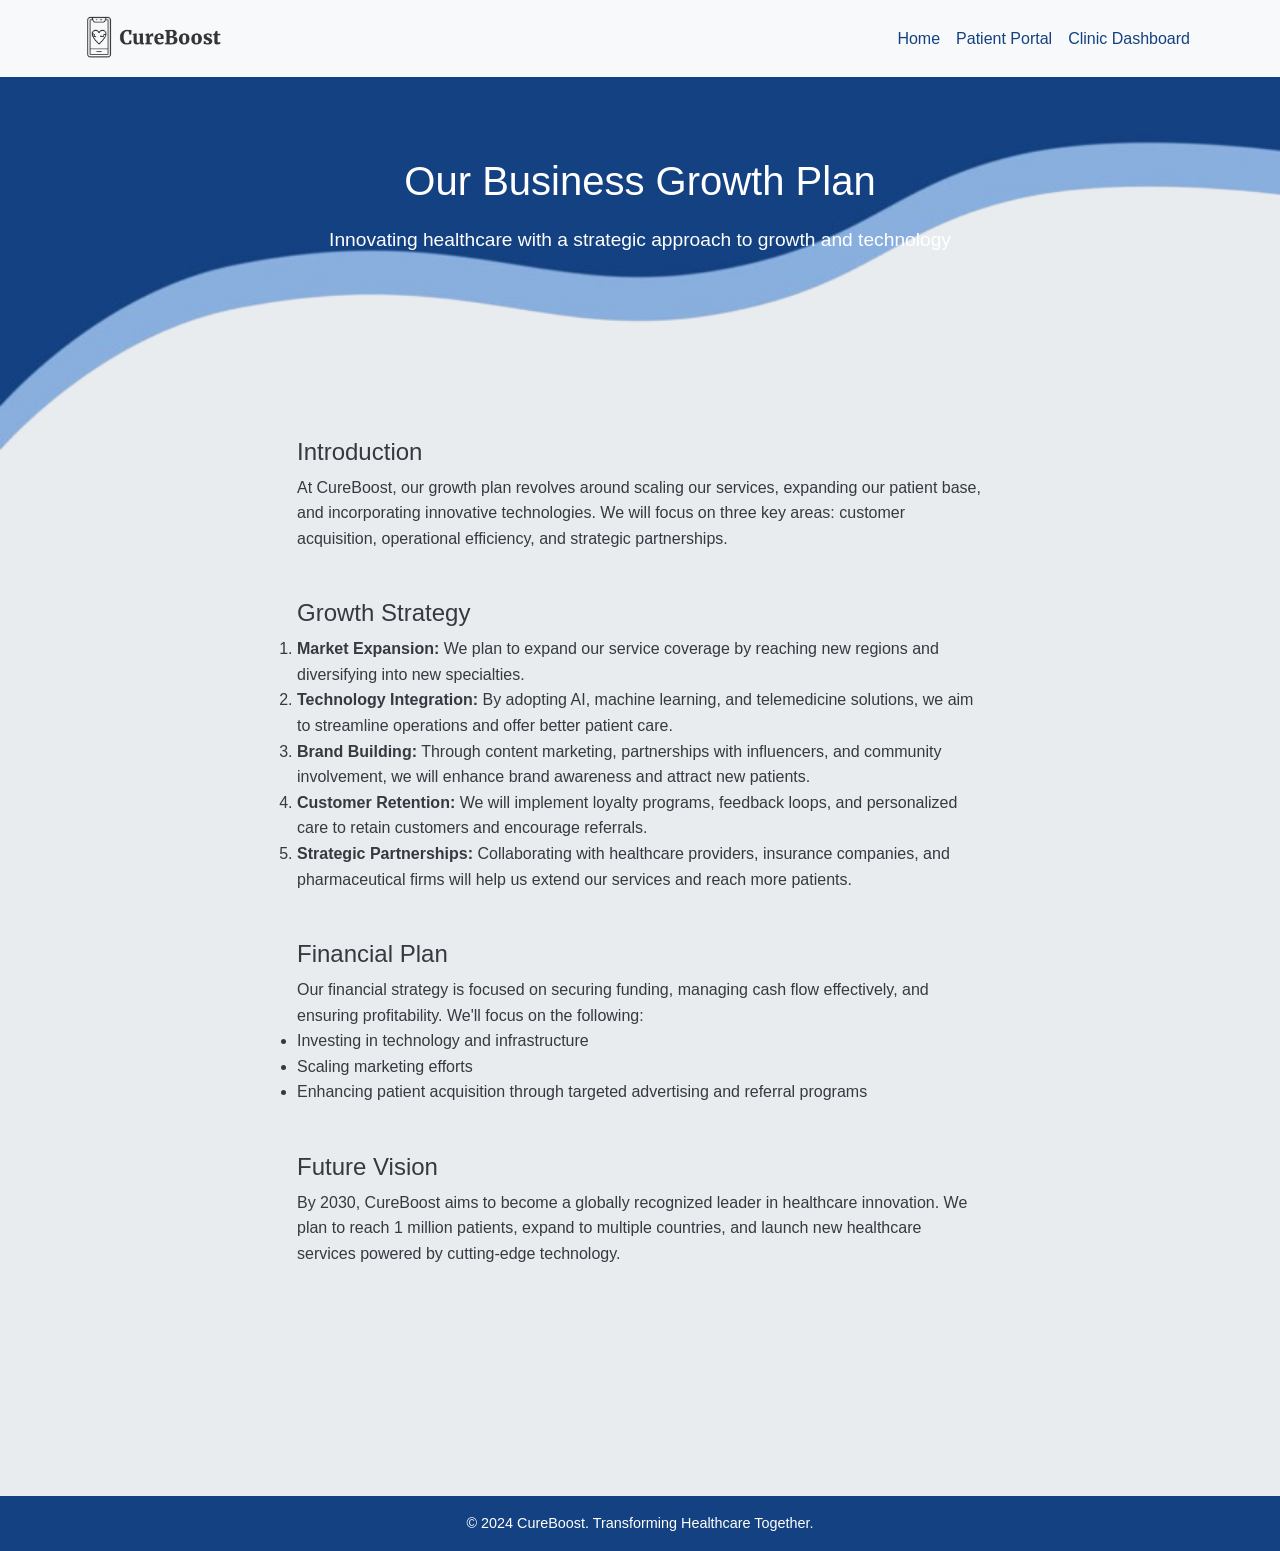
<file: cureboost/plan.html>
<!DOCTYPE html>
<html lang="en">
<head>
  <meta charset="UTF-8">
  <meta name="viewport" content="width=device-width, initial-scale=1.0">
  <title>Business Growth Plan | CureBoost</title>
  <link rel="stylesheet" href="https://cdn.jsdelivr.net/npm/bootstrap@5.3.0/dist/css/bootstrap.min.css">
  <link rel="stylesheet" href="style.css">

  <style>
    .main {
        margin: 11% 20%;
        padding: 41px;
    }
  </style>
</head>
<body>
  <!-- Header -->
  <header class="navbar navbar-expand-lg navbar-light bg-light">
    <div class="container">
      <a class="navbar-brand" href="index.html">
        <img src="assets/logo.png" class="logo">
      </a>
      <button class="navbar-toggler" type="button" data-bs-toggle="collapse" data-bs-target="#navbarNav" aria-controls="navbarNav" aria-expanded="false" aria-label="Toggle navigation">
        <span class="navbar-toggler-icon"></span>
      </button>
      <div class="collapse navbar-collapse" id="navbarNav">
        <ul class="navbar-nav ms-auto">
          <li class="nav-item"><a class="nav-link" href="index.html">Home</a></li>
          <li class="nav-item"><a class="nav-link" href="patient.html">Patient Portal</a></li>
          <li class="nav-item"><a class="nav-link" href="admin.html">Clinic Dashboard</a></li>
        </ul>
      </div>
    </div>
  </header>

  <header class="hero">
    <h1>Our Business Growth Plan</h1>
    <p>Innovating healthcare with a strategic approach to growth and technology</p>
    <img src="assets/header_r.png" alt="Wave Design" class="wave">
  </header>

  <!-- Main Section -->
  <div class="main">
    <section id="introduction" class="mb-5">
      <h4>Introduction</h4>
      <p>At CureBoost, our growth plan revolves around scaling our services, expanding our patient base, and incorporating innovative technologies. We will focus on three key areas: customer acquisition, operational efficiency, and strategic partnerships.</p>
    </section>

    <section id="strategy" class="mb-5">
      <h4>Growth Strategy</h4>
      <ol>
        <li><strong>Market Expansion:</strong> We plan to expand our service coverage by reaching new regions and diversifying into new specialties.</li>
        <li><strong>Technology Integration:</strong> By adopting AI, machine learning, and telemedicine solutions, we aim to streamline operations and offer better patient care.</li>
        <li><strong>Brand Building:</strong> Through content marketing, partnerships with influencers, and community involvement, we will enhance brand awareness and attract new patients.</li>
        <li><strong>Customer Retention:</strong> We will implement loyalty programs, feedback loops, and personalized care to retain customers and encourage referrals.</li>
        <li><strong>Strategic Partnerships:</strong> Collaborating with healthcare providers, insurance companies, and pharmaceutical firms will help us extend our services and reach more patients.</li>
      </ol>
    </section>

    <section id="financial-plan" class="mb-5">
      <h4>Financial Plan</h4>
      <p>Our financial strategy is focused on securing funding, managing cash flow effectively, and ensuring profitability. We'll focus on the following:
        <ul>
          <li>Investing in technology and infrastructure</li>
          <li>Scaling marketing efforts</li>
          <li>Enhancing patient acquisition through targeted advertising and referral programs</li>
        </ul>
      </p>
    </section>

    <section id="future-vision" class="mb-5">
      <h4>Future Vision</h4>
      <p>By 2030, CureBoost aims to become a globally recognized leader in healthcare innovation. We plan to reach 1 million patients, expand to multiple countries, and launch new healthcare services powered by cutting-edge technology.</p>
    </section>
  </div>

  <!-- Footer -->
  <footer class="bg-dark text-white text-center py-3">
    <p>&copy; 2024 CureBoost. Transforming Healthcare Together.</p>
  </footer>

  <script src="https://cdn.jsdelivr.net/npm/bootstrap@5.3.0/dist/js/bootstrap.bundle.min.js"></script>
</body>
</html>
</file>
<file: assets/css/style.css>
/* body {
    font-family: Arial, sans-serif;
    background-color: #f9f9f9;
    color: #333;
    text-align: center;
    margin: 0;
    padding: 0;
  }
  
  .container {
    margin-top: 50px;
    padding: 20px;
    background-color: #fff;
    border-radius: 8px;
    max-width: 600px;
    margin: 50px auto;
    box-shadow: 0 4px 8px rgba(0, 0, 0, 0.1);
  }
  
  h1 {
    color: #144182;
  }
  
  button {
    margin-top: 10px;
    padding: 10px 20px;
    background-color: #144182;
    color: white;
    border: none;
    border-radius: 5px;
    cursor: pointer;
  }
  
  button:hover {
    background-color: #0056b3;
  }
  
  #result {
    margin-top: 20px;
    font-size: 18px;
    font-weight: bold;
    color: #28a745;
  }
  
  table {
    width: 100%;
    border-collapse: collapse;
    margin-top: 20px;
  }
  
  table, th, td {
    border: 1px solid #ddd;
  }
  
  th, td {
    padding: 10px;
    text-align: center;
  }
  
  button {
    cursor: pointer;
  }
   */

   /* body {
    font-family: Arial, sans-serif;
    margin: 0;
    padding: 0;
  }
  
  header.hero {
    background: linear-gradient(to right, #0066ff, #0099cc);
    color: white;
    text-align: center;
    padding: 50px 20px;
  }
  
  header.hero h1 {
    font-size: 3em;
    margin: 0;
  }
  
  header.hero p {
    font-size: 1.2em;
    margin: 20px 0;
  }
  
  header.hero button {
    padding: 10px 20px;
    background: #ffffff;
    color: #0066ff;
    border: none;
    border-radius: 5px;
    cursor: pointer;
    font-size: 1em;
  }
  
  header.hero button:hover {
    background: #f0f0f0;
  }
  
  section.features {
    padding: 50px 20px;
    background: #f9f9f9;
  }
  
  .features h2 {
    text-align: center;
    margin-bottom: 20px;
  }
  
  .feature-cards {
    display: flex;
    justify-content: space-around;
    gap: 20px;
  }
  
  .feature-card {
    background: white;
    padding: 20px;
    border-radius: 8px;
    box-shadow: 0 4px 8px rgba(0, 0, 0, 0.1);
    width: 30%;
    text-align: center;
  }
  
  .feature-card h3 {
    margin: 0 0 10px 0;
  }
  
  section.portal {
    display: flex;
    justify-content: space-around;
    align-items: center;
    padding: 50px 20px;
    background: white;
  }
  
  .portal-section {
    text-align: center;
    width: 45%;
  }
  
  .portal-section h2 {
    color: #0066ff;
  }
  
  .portal-section a.btn {
    display: inline-block;
    margin-top: 20px;
    padding: 10px 20px;
    background: #0066ff;
    color: white;
    text-decoration: none;
    border-radius: 5px;
    font-size: 1em;
  }
  
  .portal-section a.btn:hover {
    background: #0047b3;
  }
  
  footer {
    text-align: center;
    background: #0066ff;
    color: white;
    padding: 10px 0;
    margin-top: 20px;
  }
  
  .container {
    max-width: 600px;
    margin: 50px auto;
    background: white;
    color: #333;
    border-radius: 8px;
    box-shadow: 0 4px 8px rgba(0, 0, 0, 0.2);
    padding: 20px;
    text-align: center;
  }
  
  h1 {
    color: #0066ff;
  }
  
  label {
    display: block;
    margin: 15px 0 5px;
  }
  
  input {
    width: 80%;
    padding: 10px;
    margin-bottom: 15px;
    border: 1px solid #ccc;
    border-radius: 4px;
  }
  
  button {
    padding: 10px 20px;
    background: #0066ff;
    color: white;
    border: none;
    border-radius: 5px;
    cursor: pointer;
  }
  
  button:hover {
    background: #0047b3;
  }
  
  .back-button {
    display: inline-block;
    margin-bottom: 20px;
    color: #0066ff;
    text-decoration: none;
    background: #ffffff;
    padding: 10px 15px;
    border-radius: 5px;
    font-weight: bold;
  }
  
  .back-button:hover {
    background: #f0f0f0;
  }
  
  .details-section {
    margin-top: 20px;
    text-align: left;
    background: #f9f9f9;
    padding: 15px;
    border-radius: 5px;
    border: 1px solid #ccc;
  }
  
  .details-section p {
    margin: 5px 0;
  } */

  /* General Reset */
body, h1, h2, h3, p, ul, ol, a, button {
  margin: 0;
  padding: 0;
  box-sizing: border-box;
}

body {
  font-family: 'Arial', sans-serif;
  background-color: #e9ecef;
  color: #343a40;
  line-height: 1.6;
  overflow-x: hidden;
}

/* Header (Hero Section) */
.hero {
  /* background: linear-gradient(90deg, #144182 0%, #00b4d8 100%); */
  color: white;
  text-align: center;
  padding: 80px 20px 0 20px;
  position: relative; /* Ensure relative positioning for absolute elements */
}

.hero .wave {
  position: absolute;
  bottom: 0;
  left: 0;
  top: 0;
  width: 100%;
  height: auto;
  z-index: -1; 
}


.hero h1 {
  font-size: 2.5rem;
  margin-bottom: 20px;
}

.hero p {
  font-size: 1.2rem;
  margin-bottom: 20px;
}

.hero button {
  padding: 10px 20px;
  font-size: 1rem;
  background-color: white;
  color: #144182;
  border: none;
  border-radius: 5px;
  cursor: pointer;
  transition: background-color 0.3s ease;
}

.hero button:hover {
  background-color: #f1f1f1;
}

/* Features Section */
.features {
  margin: 20px;
  /* padding: 50px 20px; */
  text-align: center;
  background-color: transparent;
  top: 13px !important;
  padding-top: 12%;
}

/* .feature-image {
  height: 50%; 
} */

.features h2 {
  font-size: 2rem;
  margin-bottom: 30px;
  color: #144182;
}

.feature-cards {
  display: flex;
  justify-content: center;
  gap: 20px;
  flex-wrap: wrap;
}

.feature-card {
  background-color: white;
  box-shadow: 0 4px 8px rgba(0, 0, 0, 0.1);
  border-radius: 10px;
  padding: 20px;
  width: 300px;
  text-align: left;
  transition: transform 0.3s ease;
}

.feature-card h3 {
  font-size: 1.4rem;
  margin-bottom: 10px;
  color: #343a40;
}

.feature-card:hover {
  transform: translateY(-10px);
}

/* Portal Section */
.portal {
  display: flex;
  justify-content: center;
  gap: 40px;
  padding: 60px 20px;
  background-color: #e9ecef;
}

.portal-section {
  text-align: center;
  max-width: 300px;
}

.portal-section h2 {
  font-size: 1.6rem;
  color: #144182;
}

.portal-section p {
  margin: 20px 0;
}

.portal-section .btn {
  display: inline-block;
  padding: 10px 20px;
  background-color: #144182;
  color: white;
  text-decoration: none;
  border-radius: 5px;
  transition: background-color 0.3s ease;
}

.portal-section .btn:hover {
  background-color: #144182;
}

/* Footer */
footer {
  background-color: #343a40;
  color: white;
  text-align: center;
  padding: 20px;
  font-size: 0.9rem;
}

/* Animations */
@keyframes fadeIn {
  from {
    opacity: 0;
  }
  to {
    opacity: 1;
  }
}

.hero, .features, .portal, footer {
  animation: fadeIn 1.5s ease;
}

.logo {
    width: 30%;
}

@media (max-width: 768px) {
  .hero .wave {
    height: 190%;
    width: 160%;
  }
}

.nav-link {
  display: block;
  padding: var(--bs-nav-link-padding-y) var(--bs-nav-link-padding-x);
  font-size: var(--bs-nav-link-font-size);
  font-weight: var(--bs-nav-link-font-weight);
  color: rgb(20 65 130);
  text-decoration: none;
  background: 0 0;
  border: 0;
  transition: color .15s ease-in-out, background-color .15s ease-in-out, border-color .15s ease-in-out;
}

.bg-dark {
  --bs-bg-opacity: 1;
  background-color: #144182 !important;
}

.navbar>.container, .navbar>.container-fluid, .navbar>.container-lg, .navbar>.container-md, .navbar>.container-sm, .navbar>.container-xl, .navbar>.container-xxl {
  display: flex;
  flex-wrap: initial;
  align-items: center;
  justify-content: space-between;
}

/* Patient Details Card */
.patient-card {
  background-color: #f8f9fa;
  border: 2px solid #007bff;
  border-radius: 12px;
  padding: 25px;
  margin-top: 20px;
  box-shadow: 0 6px 10px rgba(0, 0, 0, 0.15);
}

.patient-card h3 {
  color: #007bff;
  font-size: 1.8rem;
  margin-bottom: 20px;
  display: flex;
  align-items: center;
  gap: 10px;
}

.patient-info {
  list-style: none;
  padding: 0;
  margin: 0;
}

.patient-info li {
  font-size: 1.2rem;
  margin-bottom: 15px;
  display: flex;
  align-items: center;
  gap: 10px;
}

.patient-info li i {
  color: #007bff;
}

/* Error Message */
.error-message {
  background-color: #f8d7da;
  color: #721c24;
  border: 2px solid #f5c6cb;
  border-radius: 8px;
  padding: 20px;
  margin-top: 20px;
  font-size: 1.2rem;
  display: flex;
  align-items: center;
  gap: 10px;
}

.error-message i {
  color: #721c24;
  font-size: 1.5rem;
}

/* Cancel Button */
#cancelAppointment {
  background-color: #dc3545;
  color: #fff;
  font-size: 1.2rem;
  padding: 12px 20px;
  border: none;
  border-radius: 8px;
  cursor: pointer;
}

#cancelAppointment:hover {
  background-color: #c82333;
}
</file>
<file: cureboost/style.css>
/* body {
    font-family: Arial, sans-serif;
    background-color: #f9f9f9;
    color: #333;
    text-align: center;
    margin: 0;
    padding: 0;
  }
  
  .container {
    margin-top: 50px;
    padding: 20px;
    background-color: #fff;
    border-radius: 8px;
    max-width: 600px;
    margin: 50px auto;
    box-shadow: 0 4px 8px rgba(0, 0, 0, 0.1);
  }
  
  h1 {
    color: #144182;
  }
  
  button {
    margin-top: 10px;
    padding: 10px 20px;
    background-color: #144182;
    color: white;
    border: none;
    border-radius: 5px;
    cursor: pointer;
  }
  
  button:hover {
    background-color: #0056b3;
  }
  
  #result {
    margin-top: 20px;
    font-size: 18px;
    font-weight: bold;
    color: #28a745;
  }
  
  table {
    width: 100%;
    border-collapse: collapse;
    margin-top: 20px;
  }
  
  table, th, td {
    border: 1px solid #ddd;
  }
  
  th, td {
    padding: 10px;
    text-align: center;
  }
  
  button {
    cursor: pointer;
  }
   */

   /* body {
    font-family: Arial, sans-serif;
    margin: 0;
    padding: 0;
  }
  
  header.hero {
    background: linear-gradient(to right, #0066ff, #0099cc);
    color: white;
    text-align: center;
    padding: 50px 20px;
  }
  
  header.hero h1 {
    font-size: 3em;
    margin: 0;
  }
  
  header.hero p {
    font-size: 1.2em;
    margin: 20px 0;
  }
  
  header.hero button {
    padding: 10px 20px;
    background: #ffffff;
    color: #0066ff;
    border: none;
    border-radius: 5px;
    cursor: pointer;
    font-size: 1em;
  }
  
  header.hero button:hover {
    background: #f0f0f0;
  }
  
  section.features {
    padding: 50px 20px;
    background: #f9f9f9;
  }
  
  .features h2 {
    text-align: center;
    margin-bottom: 20px;
  }
  
  .feature-cards {
    display: flex;
    justify-content: space-around;
    gap: 20px;
  }
  
  .feature-card {
    background: white;
    padding: 20px;
    border-radius: 8px;
    box-shadow: 0 4px 8px rgba(0, 0, 0, 0.1);
    width: 30%;
    text-align: center;
  }
  
  .feature-card h3 {
    margin: 0 0 10px 0;
  }
  
  section.portal {
    display: flex;
    justify-content: space-around;
    align-items: center;
    padding: 50px 20px;
    background: white;
  }
  
  .portal-section {
    text-align: center;
    width: 45%;
  }
  
  .portal-section h2 {
    color: #0066ff;
  }
  
  .portal-section a.btn {
    display: inline-block;
    margin-top: 20px;
    padding: 10px 20px;
    background: #0066ff;
    color: white;
    text-decoration: none;
    border-radius: 5px;
    font-size: 1em;
  }
  
  .portal-section a.btn:hover {
    background: #0047b3;
  }
  
  footer {
    text-align: center;
    background: #0066ff;
    color: white;
    padding: 10px 0;
    margin-top: 20px;
  }
  
  .container {
    max-width: 600px;
    margin: 50px auto;
    background: white;
    color: #333;
    border-radius: 8px;
    box-shadow: 0 4px 8px rgba(0, 0, 0, 0.2);
    padding: 20px;
    text-align: center;
  }
  
  h1 {
    color: #0066ff;
  }
  
  label {
    display: block;
    margin: 15px 0 5px;
  }
  
  input {
    width: 80%;
    padding: 10px;
    margin-bottom: 15px;
    border: 1px solid #ccc;
    border-radius: 4px;
  }
  
  button {
    padding: 10px 20px;
    background: #0066ff;
    color: white;
    border: none;
    border-radius: 5px;
    cursor: pointer;
  }
  
  button:hover {
    background: #0047b3;
  }
  
  .back-button {
    display: inline-block;
    margin-bottom: 20px;
    color: #0066ff;
    text-decoration: none;
    background: #ffffff;
    padding: 10px 15px;
    border-radius: 5px;
    font-weight: bold;
  }
  
  .back-button:hover {
    background: #f0f0f0;
  }
  
  .details-section {
    margin-top: 20px;
    text-align: left;
    background: #f9f9f9;
    padding: 15px;
    border-radius: 5px;
    border: 1px solid #ccc;
  }
  
  .details-section p {
    margin: 5px 0;
  } */

  /* General Reset */
body, h1, h2, h3, p, ul, ol, a, button {
  margin: 0;
  padding: 0;
  box-sizing: border-box;
}

body {
  font-family: 'Arial', sans-serif;
  background-color: #e9ecef;
  color: #343a40;
  line-height: 1.6;
  overflow-x: hidden;
}

/* Header (Hero Section) */
.hero {
  /* background: linear-gradient(90deg, #144182 0%, #00b4d8 100%); */
  color: white;
  text-align: center;
  padding: 80px 20px 0 20px;
  position: relative; /* Ensure relative positioning for absolute elements */
}

.hero .wave {
  position: absolute;
  bottom: 0;
  left: 0;
  top: 0;
  width: 100%;
  height: auto;
  z-index: -1; 
}


.hero h1 {
  font-size: 2.5rem;
  margin-bottom: 20px;
}

.hero p {
  font-size: 1.2rem;
  margin-bottom: 20px;
}

.hero button {
  padding: 10px 20px;
  font-size: 1rem;
  background-color: white;
  color: #144182;
  border: none;
  border-radius: 5px;
  cursor: pointer;
  transition: background-color 0.3s ease;
}

.hero button:hover {
  background-color: #f1f1f1;
}

/* Features Section */
.features {
  margin: 20px;
  /* padding: 50px 20px; */
  text-align: center;
  background-color: transparent;
  top: 13px !important;
  padding-top: 12%;
}

/* .feature-image {
  height: 50%; 
} */

.features h2 {
  font-size: 2rem;
  margin-bottom: 30px;
  color: #144182;
}

.feature-cards {
  display: flex;
  justify-content: center;
  gap: 20px;
  flex-wrap: wrap;
}

.feature-card {
  background-color: white;
  box-shadow: 0 4px 8px rgba(0, 0, 0, 0.1);
  border-radius: 10px;
  padding: 20px;
  width: 300px;
  text-align: left;
  transition: transform 0.3s ease;
}

.feature-card h3 {
  font-size: 1.4rem;
  margin-bottom: 10px;
  color: #343a40;
}

.feature-card:hover {
  transform: translateY(-10px);
}

/* Portal Section */
.portal {
  display: flex;
  justify-content: center;
  gap: 40px;
  padding: 60px 20px;
  background-color: #e9ecef;
}

.portal-section {
  text-align: center;
  max-width: 300px;
}

.portal-section h2 {
  font-size: 1.6rem;
  color: #144182;
}

.portal-section p {
  margin: 20px 0;
}

.portal-section .btn {
  display: inline-block;
  padding: 10px 20px;
  background-color: #144182;
  color: white;
  text-decoration: none;
  border-radius: 5px;
  transition: background-color 0.3s ease;
}

.portal-section .btn:hover {
  background-color: #144182;
}

/* Footer */
footer {
  background-color: #343a40;
  color: white;
  text-align: center;
  padding: 20px;
  font-size: 0.9rem;
}

/* Animations */
@keyframes fadeIn {
  from {
    opacity: 0;
  }
  to {
    opacity: 1;
  }
}

.hero, .features, .portal, footer {
  animation: fadeIn 1.5s ease;
}

.logo {
    width: 30%;
}

@media (max-width: 768px) {
  .hero .wave {
    height: 190%;
    width: 160%;
  }
}

.nav-link {
  display: block;
  padding: var(--bs-nav-link-padding-y) var(--bs-nav-link-padding-x);
  font-size: var(--bs-nav-link-font-size);
  font-weight: var(--bs-nav-link-font-weight);
  color: rgb(20 65 130);
  text-decoration: none;
  background: 0 0;
  border: 0;
  transition: color .15s ease-in-out, background-color .15s ease-in-out, border-color .15s ease-in-out;
}

.bg-dark {
  --bs-bg-opacity: 1;
  background-color: #144182 !important;
}

.navbar>.container, .navbar>.container-fluid, .navbar>.container-lg, .navbar>.container-md, .navbar>.container-sm, .navbar>.container-xl, .navbar>.container-xxl {
  display: flex;
  flex-wrap: initial;
  align-items: center;
  justify-content: space-between;
}

/* Patient Details Card */
.patient-card {
  background-color: #f8f9fa;
  border: 2px solid #007bff;
  border-radius: 12px;
  padding: 25px;
  margin-top: 20px;
  box-shadow: 0 6px 10px rgba(0, 0, 0, 0.15);
}

.patient-card h3 {
  color: #007bff;
  font-size: 1.8rem;
  margin-bottom: 20px;
  display: flex;
  align-items: center;
  gap: 10px;
}

.patient-info {
  list-style: none;
  padding: 0;
  margin: 0;
}

.patient-info li {
  font-size: 1.2rem;
  margin-bottom: 15px;
  display: flex;
  align-items: center;
  gap: 10px;
}

.patient-info li i {
  color: #007bff;
}

/* Error Message */
.error-message {
  background-color: #f8d7da;
  color: #721c24;
  border: 2px solid #f5c6cb;
  border-radius: 8px;
  padding: 20px;
  margin-top: 20px;
  font-size: 1.2rem;
  display: flex;
  align-items: center;
  gap: 10px;
}

.error-message i {
  color: #721c24;
  font-size: 1.5rem;
}

/* Cancel Button */
#cancelAppointment {
  background-color: #dc3545;
  color: #fff;
  font-size: 1.2rem;
  padding: 12px 20px;
  border: none;
  border-radius: 8px;
  cursor: pointer;
}

#cancelAppointment:hover {
  background-color: #c82333;
}
</file>
